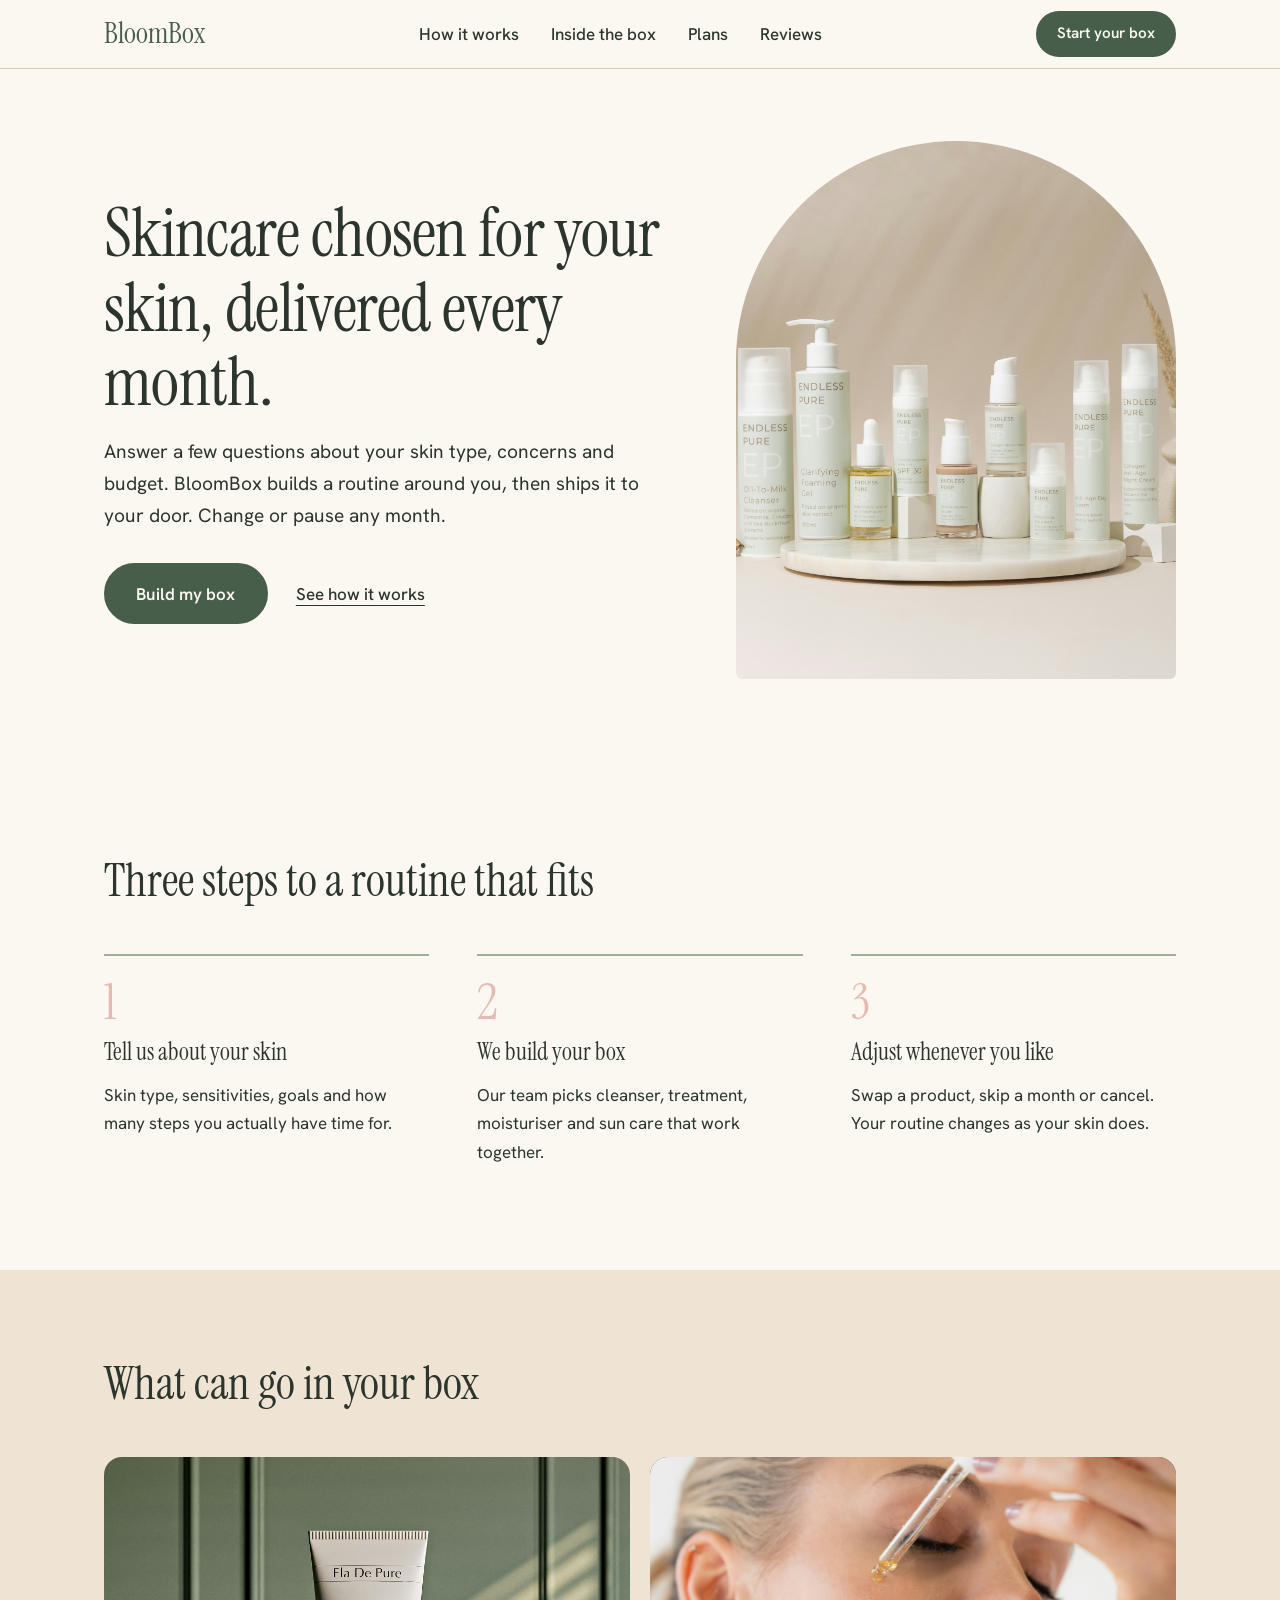
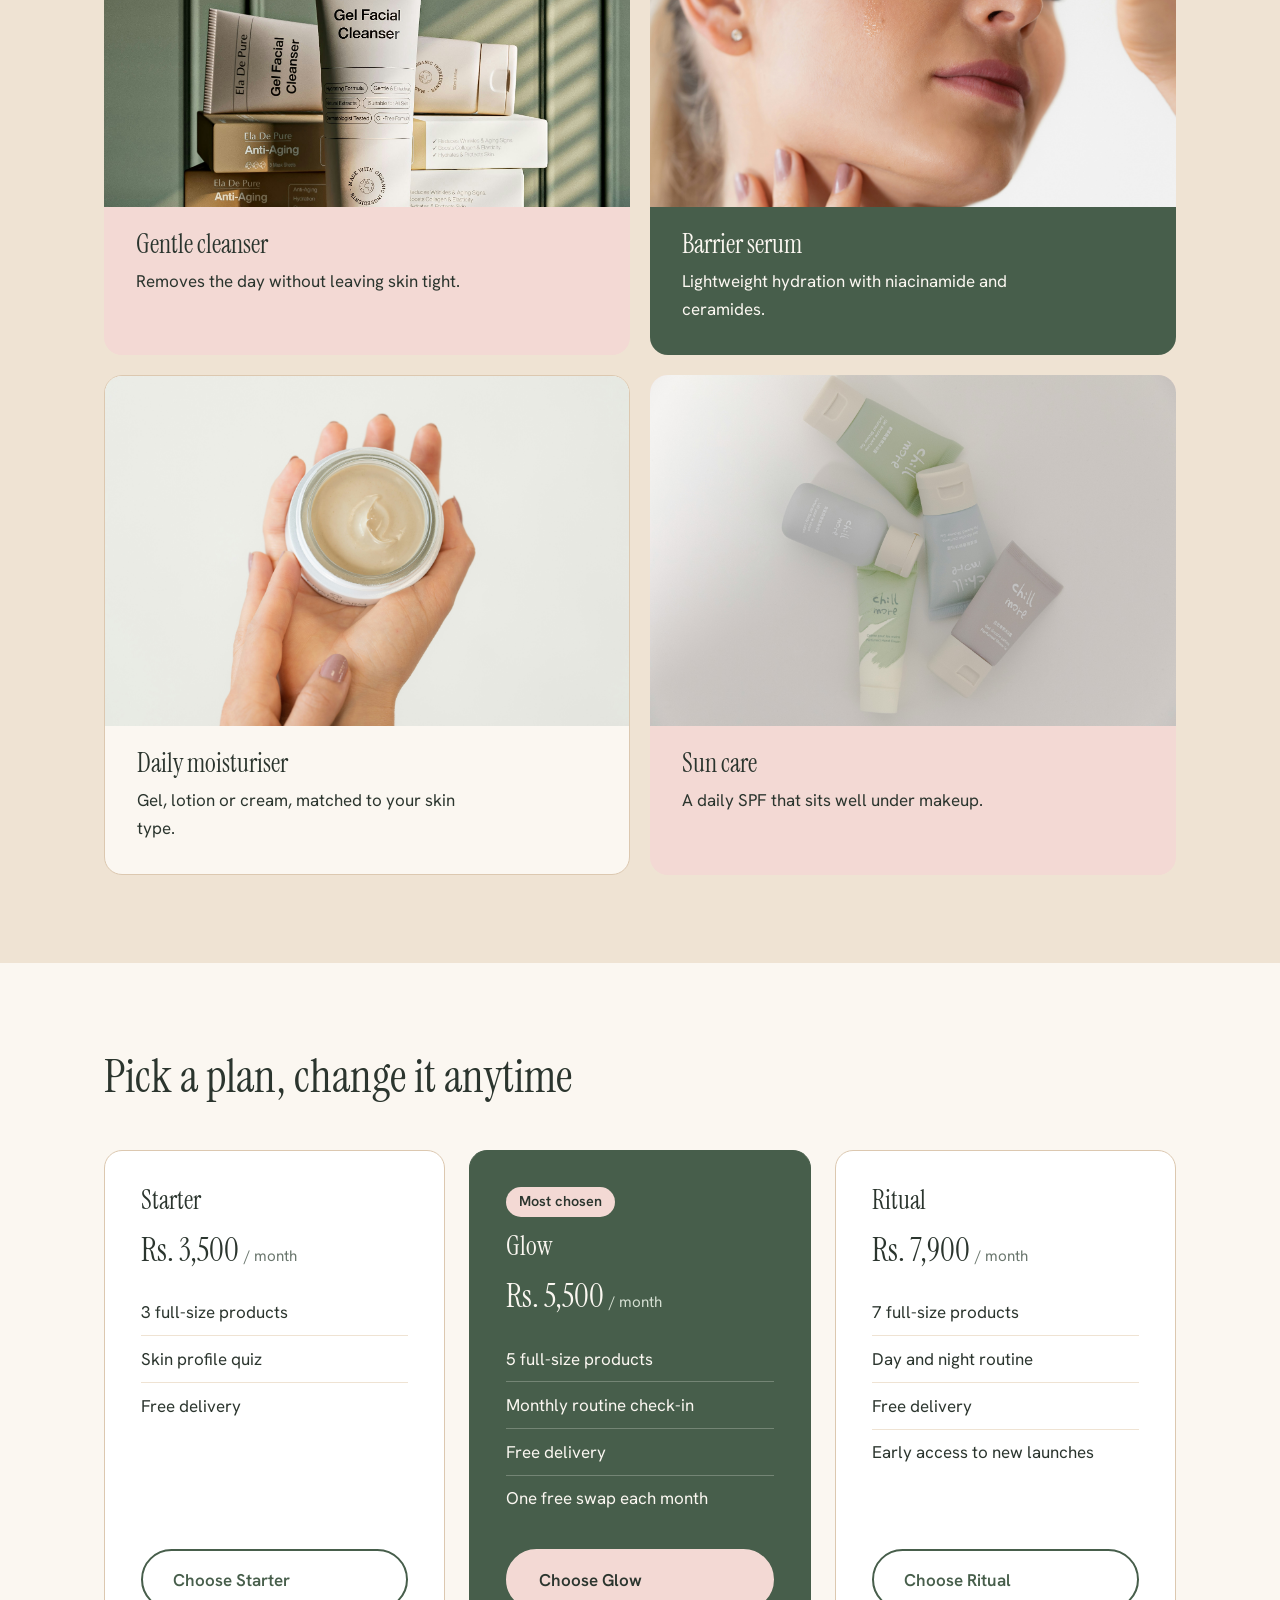
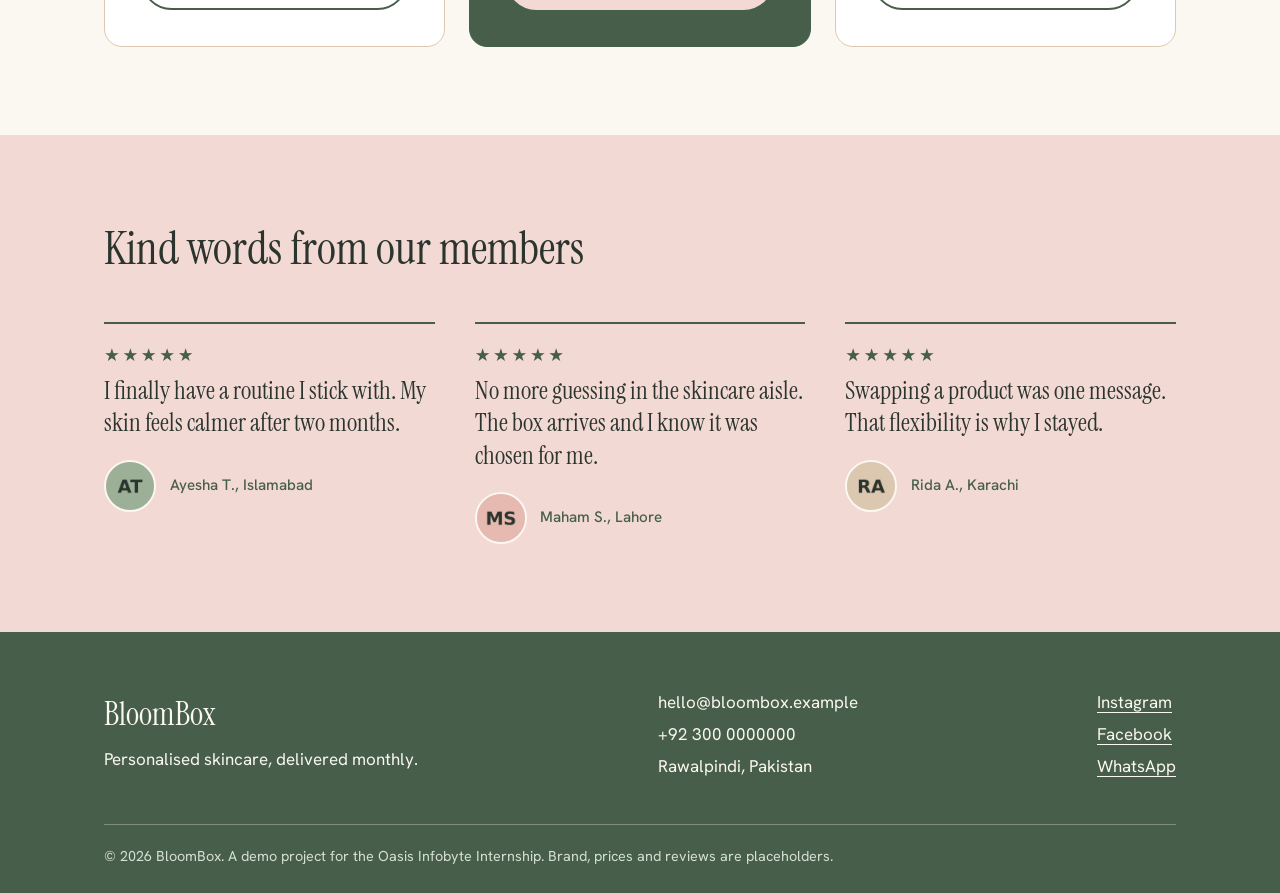
<file: WebDev-L1-LandingPage/index.html>
<!DOCTYPE html>
<html lang="en">
<head>
  <meta charset="UTF-8">
  <meta name="viewport" content="width=device-width, initial-scale=1.0">
  <meta name="description" content="BloomBox - a personalised skincare subscription. Tell us about your skin and we build a monthly box around it.">
  <title>BloomBox | Personalised Skincare Subscription</title>
  <link rel="preconnect" href="https://fonts.googleapis.com">
  <link rel="preconnect" href="https://fonts.gstatic.com" crossorigin>
  <link href="https://fonts.googleapis.com/css2?family=Hanken+Grotesk:wght@400;500;600&family=Instrument+Serif:ital@0;1&display=swap" rel="stylesheet">
  <link rel="stylesheet" href="style.css">
</head>
<body>

  <!-- Sticky navigation -->
  <header class="site-header">
    <nav class="nav container" aria-label="Main navigation">
      <a class="brand" href="#top">BloomBox</a>
      <ul class="nav-links">
        <li><a href="#how">How it works</a></li>
        <li><a href="#inside">Inside the box</a></li>
        <li><a href="#plans">Plans</a></li>
        <li><a href="#reviews">Reviews</a></li>
      </ul>
      <a class="btn btn-small" href="#plans">Start your box</a>
    </nav>
  </header>

  <main id="top">

    <!-- Hero -->
    <section class="hero">
      <div class="container hero-grid">
        <div class="hero-text">
          <h1>Skincare chosen for your skin, delivered every month.</h1>
          <p class="hero-sub">Answer a few questions about your skin type, concerns and budget. BloomBox builds a routine around you, then ships it to your door. Change or pause any month.</p>
          <div class="hero-actions">
            <a class="btn" href="#plans">Build my box</a>
            <a class="text-link" href="#how">See how it works</a>
          </div>
        </div>

        <div class="hero-art">
          <div class="hero-photo">
            <img src="images/hero.jpg" width="900" height="1100" alt="BloomBox skincare products arranged in a soft pink and sage setting">
          </div>
        </div>
      </div>
    </section>

    <!-- Section 1: How it works -->
    <section class="section" id="how">
      <div class="container">
        <h2 class="section-title">Three steps to a routine that fits</h2>
        <ol class="steps">
          <li>
            <h3>Tell us about your skin</h3>
            <p>Skin type, sensitivities, goals and how many steps you actually have time for.</p>
          </li>
          <li>
            <h3>We build your box</h3>
            <p>Our team picks cleanser, treatment, moisturiser and sun care that work together.</p>
          </li>
          <li>
            <h3>Adjust whenever you like</h3>
            <p>Swap a product, skip a month or cancel. Your routine changes as your skin does.</p>
          </li>
        </ol>
      </div>
    </section>

    <!-- Section 2: Inside the box -->
    <section class="section section-beige" id="inside">
      <div class="container">
        <h2 class="section-title">What can go in your box</h2>
        <div class="product-grid">
          <article class="product product-blush">
            <img src="images/cleanser.jpg" width="900" height="600" alt="Gentle facial cleanser bottle on a soft pink background" loading="lazy">
            <div class="product-body">
              <h3>Gentle cleanser</h3>
              <p>Removes the day without leaving skin tight.</p>
            </div>
          </article>
          <article class="product product-sage">
            <img src="images/serum.jpg" width="900" height="600" alt="Dropper bottle of barrier serum beside green leaves" loading="lazy">
            <div class="product-body">
              <h3>Barrier serum</h3>
              <p>Lightweight hydration with niacinamide and ceramides.</p>
            </div>
          </article>
          <article class="product product-cream">
            <img src="images/moisturiser.jpg" width="900" height="600" alt="Open jar of daily moisturiser in warm beige tones" loading="lazy">
            <div class="product-body">
              <h3>Daily moisturiser</h3>
              <p>Gel, lotion or cream, matched to your skin type.</p>
            </div>
          </article>
          <article class="product product-blush">
            <img src="images/suncare.jpg" width="900" height="600" alt="Sunscreen tube with a pink and cream backdrop" loading="lazy">
            <div class="product-body">
              <h3>Sun care</h3>
              <p>A daily SPF that sits well under makeup.</p>
            </div>
          </article>
        </div>
      </div>
    </section>

    <!-- Section 3: Plans -->
    <section class="section" id="plans">
      <div class="container">
        <h2 class="section-title">Pick a plan, change it anytime</h2>
        <div class="plan-grid">
          <article class="plan">
            <h3>Starter</h3>
            <p class="plan-price">Rs. 3,500 <span>/ month</span></p>
            <ul>
              <li>3 full-size products</li>
              <li>Skin profile quiz</li>
              <li>Free delivery</li>
            </ul>
            <a class="btn btn-outline" href="#top">Choose Starter</a>
          </article>

          <article class="plan plan-featured">
            <p class="plan-badge">Most chosen</p>
            <h3>Glow</h3>
            <p class="plan-price">Rs. 5,500 <span>/ month</span></p>
            <ul>
              <li>5 full-size products</li>
              <li>Monthly routine check-in</li>
              <li>Free delivery</li>
              <li>One free swap each month</li>
            </ul>
            <a class="btn" href="#top">Choose Glow</a>
          </article>

          <article class="plan">
            <h3>Ritual</h3>
            <p class="plan-price">Rs. 7,900 <span>/ month</span></p>
            <ul>
              <li>7 full-size products</li>
              <li>Day and night routine</li>
              <li>Free delivery</li>
              <li>Early access to new launches</li>
            </ul>
            <a class="btn btn-outline" href="#top">Choose Ritual</a>
          </article>
        </div>
      </div>
    </section>

    <!-- Section 4: Reviews -->
    <section class="section section-blush" id="reviews">
      <div class="container">
        <h2 class="section-title">Kind words from our members</h2>
        <div class="review-grid">
          <blockquote>
            <p class="stars" role="img" aria-label="5 out of 5 stars">&#9733;&#9733;&#9733;&#9733;&#9733;</p>
            <p>I finally have a routine I stick with. My skin feels calmer after two months.</p>
            <footer>
              <img class="avatar" src="images/avatar-1.jpg" width="96" height="96" alt="Portrait of Ayesha T." loading="lazy">
              <span>Ayesha T., Islamabad</span>
            </footer>
          </blockquote>
          <blockquote>
            <p class="stars" role="img" aria-label="5 out of 5 stars">&#9733;&#9733;&#9733;&#9733;&#9733;</p>
            <p>No more guessing in the skincare aisle. The box arrives and I know it was chosen for me.</p>
            <footer>
              <img class="avatar" src="images/avatar-2.jpg" width="96" height="96" alt="Portrait of Maham S." loading="lazy">
              <span>Maham S., Lahore</span>
            </footer>
          </blockquote>
          <blockquote>
            <p class="stars" role="img" aria-label="5 out of 5 stars">&#9733;&#9733;&#9733;&#9733;&#9733;</p>
            <p>Swapping a product was one message. That flexibility is why I stayed.</p>
            <footer>
              <img class="avatar" src="images/avatar-3.jpg" width="96" height="96" alt="Portrait of Rida A." loading="lazy">
              <span>Rida A., Karachi</span>
            </footer>
          </blockquote>
        </div>
      </div>
    </section>

  </main>

  <!-- Footer -->
  <footer class="site-footer" id="contact">
    <div class="container footer-grid">
      <div>
        <p class="footer-brand">BloomBox</p>
        <p class="footer-note">Personalised skincare, delivered monthly.</p>
      </div>
      <address>
        <p>hello@bloombox.example</p>
        <p>+92 300 0000000</p>
        <p>Rawalpindi, Pakistan</p>
      </address>
      <ul class="social">
        <li><a href="#">Instagram</a></li>
        <li><a href="#">Facebook</a></li>
        <li><a href="#">WhatsApp</a></li>
      </ul>
    </div>
    <div class="container copyright">
      <p>&copy; 2026 BloomBox. A demo project for the Oasis Infobyte Internship. Brand, prices and reviews are placeholders.</p>
    </div>
  </footer>

</body>
</html>
</file>
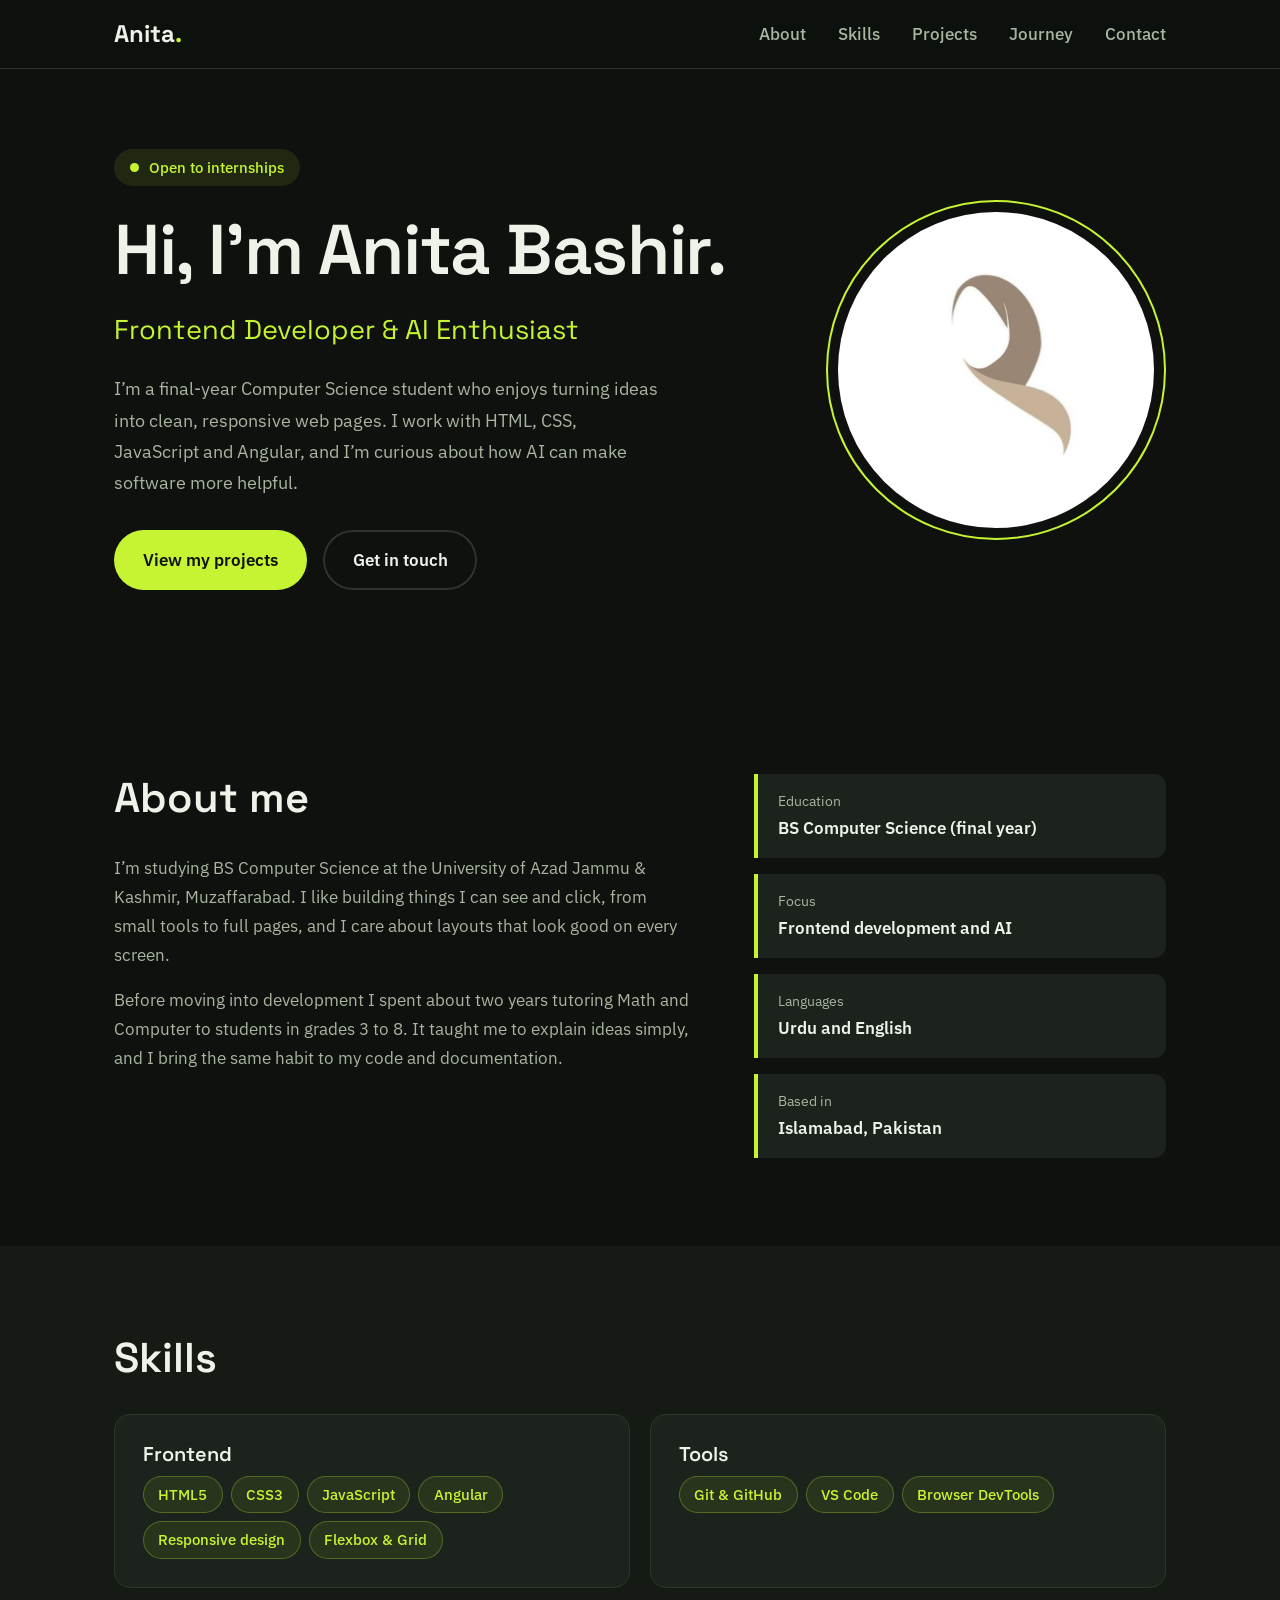
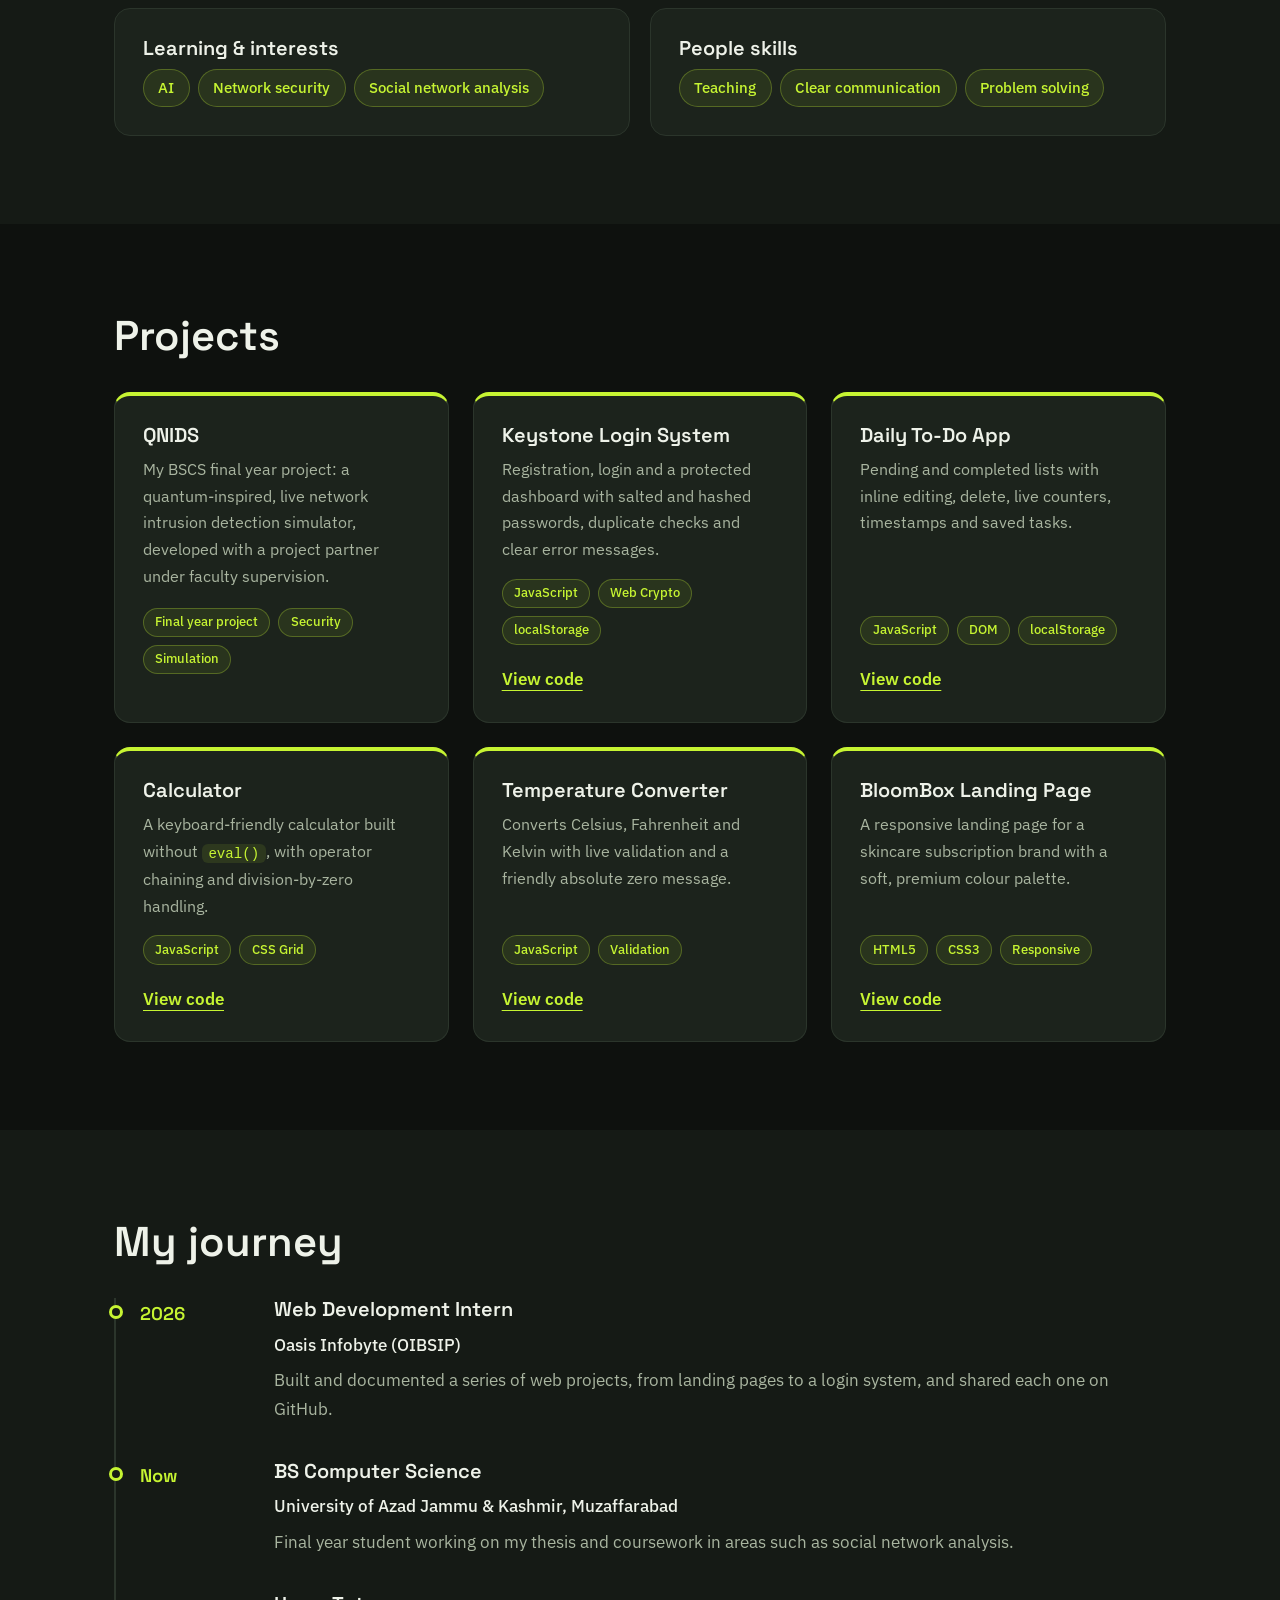
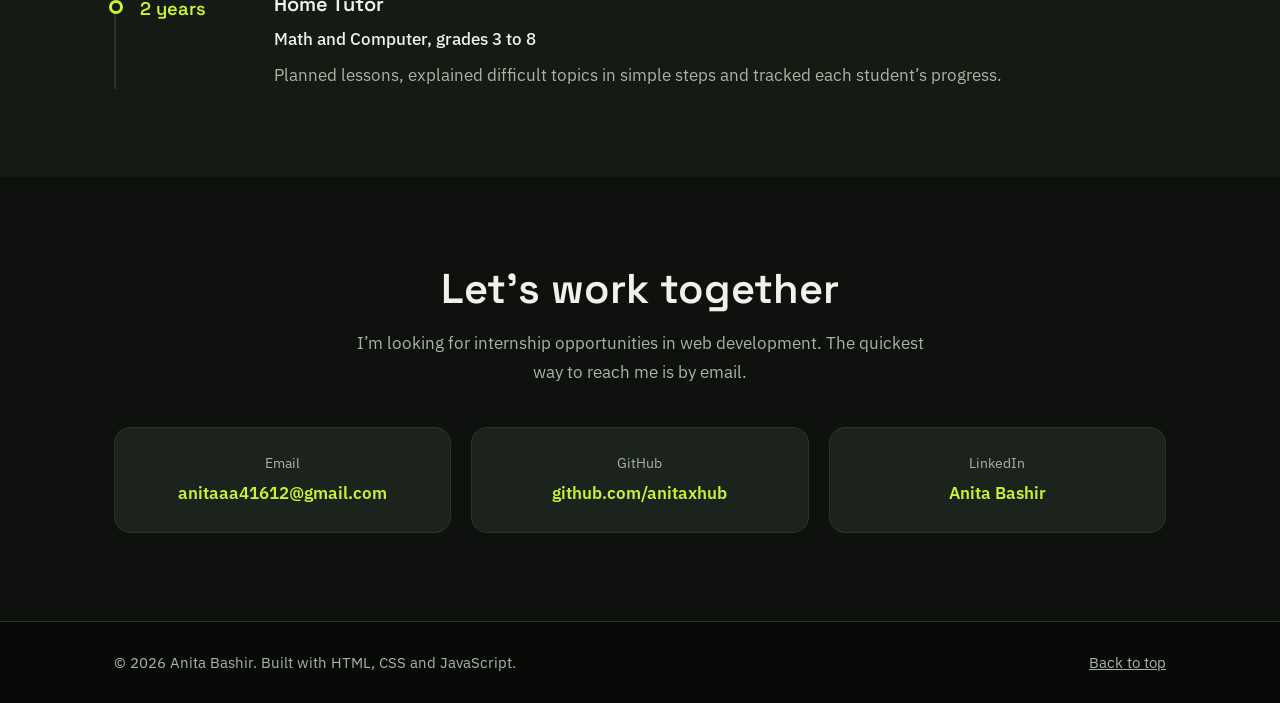
<file: WebDev-L1-Portfolio/index.html>
<!DOCTYPE html>
<html lang="en">
<head>
  <meta charset="UTF-8">
  <meta name="viewport" content="width=device-width, initial-scale=1.0">
  <meta name="description" content="Anita Bashir - frontend developer and final-year BSCS student. Skills, projects and contact details.">
  <title>Anita Bashir | Frontend Developer Portfolio</title>
  <link rel="preconnect" href="https://fonts.googleapis.com">
  <link rel="preconnect" href="https://fonts.gstatic.com" crossorigin>
  <link href="https://fonts.googleapis.com/css2?family=IBM+Plex+Sans:wght@400;500;600&family=Space+Grotesk:wght@500;600;700&display=swap" rel="stylesheet">
  <link rel="stylesheet" href="style.css">
</head>
<body>

  <!-- Navigation -->
  <header class="site-header">
    <nav class="nav container" aria-label="Main navigation">
      <a class="logo" href="#top">Anita<span>.</span></a>
      <button type="button" class="menu-toggle" id="menu-toggle" aria-expanded="false" aria-controls="nav-links" aria-label="Open menu">
        <span class="menu-bar"></span><span class="menu-bar"></span><span class="menu-bar"></span>
      </button>
      <ul class="nav-links" id="nav-links">
        <li><a href="#about">About</a></li>
        <li><a href="#skills">Skills</a></li>
        <li><a href="#projects">Projects</a></li>
        <li><a href="#journey">Journey</a></li>
        <li><a href="#contact">Contact</a></li>
      </ul>
    </nav>
  </header>

  <main id="top">

    <!-- Hero / profile -->
    <section class="hero" id="hero">
      <div class="container hero-grid">
        <div class="hero-text">
          <p class="status"><span class="status-dot" aria-hidden="true"></span>Open to internships</p>
          <h1>Hi, I&rsquo;m Anita Bashir.</h1>
          <p class="role">Frontend Developer &amp; AI Enthusiast</p>
          <p class="intro">I&rsquo;m a final-year Computer Science student who enjoys turning ideas into clean, responsive web pages. I work with HTML, CSS, JavaScript and Angular, and I&rsquo;m curious about how AI can make software more helpful.</p>
          <div class="hero-actions">
            <a class="btn btn-primary" href="#projects">View my projects</a>
            <a class="btn btn-ghost" href="#contact">Get in touch</a>
          </div>
        </div>

        <figure class="avatar">
          <img src="images/profile.jpg" width="800" height="800" alt="Portrait of Anita Bashir">
        </figure>
      </div>
    </section>

    <!-- About -->
    <section class="section section-dark" id="about">
      <div class="container about-grid">
        <div>
          <h2>About me</h2>
          <p>I&rsquo;m studying BS Computer Science at the University of Azad Jammu &amp; Kashmir, Muzaffarabad. I like building things I can see and click, from small tools to full pages, and I care about layouts that look good on every screen.</p>
          <p>Before moving into development I spent about two years tutoring Math and Computer to students in grades 3 to 8. It taught me to explain ideas simply, and I bring the same habit to my code and documentation.</p>
        </div>
        <dl class="facts">
          <div><dt>Education</dt><dd>BS Computer Science (final year)</dd></div>
          <div><dt>Focus</dt><dd>Frontend development and AI</dd></div>
          <div><dt>Languages</dt><dd>Urdu and English</dd></div>
          <div><dt>Based in</dt><dd>Islamabad, Pakistan</dd></div>
        </dl>
      </div>
    </section>

    <!-- Skills -->
    <section class="section section-mid" id="skills">
      <div class="container">
        <h2>Skills</h2>
        <div class="skill-grid">
          <article class="skill-card">
            <h3>Frontend</h3>
            <ul class="chips">
              <li>HTML5</li><li>CSS3</li><li>JavaScript</li><li>Angular</li><li>Responsive design</li><li>Flexbox &amp; Grid</li>
            </ul>
          </article>
          <article class="skill-card">
            <h3>Tools</h3>
            <ul class="chips">
              <li>Git &amp; GitHub</li><li>VS Code</li><li>Browser DevTools</li>
            </ul>
          </article>
          <article class="skill-card">
            <h3>Learning &amp; interests</h3>
            <ul class="chips">
              <li>AI</li><li>Network security</li><li>Social network analysis</li>
            </ul>
          </article>
          <article class="skill-card">
            <h3>People skills</h3>
            <ul class="chips">
              <li>Teaching</li><li>Clear communication</li><li>Problem solving</li>
            </ul>
          </article>
        </div>
      </div>
    </section>

    <!-- Projects -->
    <section class="section section-dark" id="projects">
      <div class="container">
        <h2>Projects</h2>
        <div class="project-grid">

          <article class="project">
            <h3>QNIDS</h3>
            <p>My BSCS final year project: a quantum-inspired, live network intrusion detection simulator, developed with a project partner under faculty supervision.</p>
            <ul class="chips chips-small"><li>Final year project</li><li>Security</li><li>Simulation</li></ul>
          </article>

          <article class="project">
            <h3>Keystone Login System</h3>
            <p>Registration, login and a protected dashboard with salted and hashed passwords, duplicate checks and clear error messages.</p>
            <ul class="chips chips-small"><li>JavaScript</li><li>Web Crypto</li><li>localStorage</li></ul>
            <a class="project-link" href="https://github.com/anitaxhub/OIBSIP/tree/main/WebDev-L2-LoginSystem" target="_blank" rel="noopener">View code</a>
          </article>

          <article class="project">
            <h3>Daily To-Do App</h3>
            <p>Pending and completed lists with inline editing, delete, live counters, timestamps and saved tasks.</p>
            <ul class="chips chips-small"><li>JavaScript</li><li>DOM</li><li>localStorage</li></ul>
            <a class="project-link" href="https://github.com/anitaxhub/OIBSIP/tree/main/WebDev-L2-ToDoApp" target="_blank" rel="noopener">View code</a>
          </article>

          <article class="project">
            <h3>Calculator</h3>
            <p>A keyboard-friendly calculator built without <code>eval()</code>, with operator chaining and division-by-zero handling.</p>
            <ul class="chips chips-small"><li>JavaScript</li><li>CSS Grid</li></ul>
            <a class="project-link" href="https://github.com/anitaxhub/OIBSIP/tree/main/WebDev-L2-Calculator" target="_blank" rel="noopener">View code</a>
          </article>

          <article class="project">
            <h3>Temperature Converter</h3>
            <p>Converts Celsius, Fahrenheit and Kelvin with live validation and a friendly absolute zero message.</p>
            <ul class="chips chips-small"><li>JavaScript</li><li>Validation</li></ul>
            <a class="project-link" href="https://github.com/anitaxhub/OIBSIP/tree/main/WebDev-L1-TemperatureConverter" target="_blank" rel="noopener">View code</a>
          </article>

          <article class="project">
            <h3>BloomBox Landing Page</h3>
            <p>A responsive landing page for a skincare subscription brand with a soft, premium colour palette.</p>
            <ul class="chips chips-small"><li>HTML5</li><li>CSS3</li><li>Responsive</li></ul>
            <a class="project-link" href="https://github.com/anitaxhub/OIBSIP/tree/main/WebDev-L1-LandingPage" target="_blank" rel="noopener">View code</a>
          </article>

        </div>
      </div>
    </section>

    <!-- Journey (education and experience) -->
    <section class="section section-mid" id="journey">
      <div class="container">
        <h2>My journey</h2>
        <ol class="journey">
          <li>
            <span class="when">2026</span>
            <div>
              <h3>Web Development Intern</h3>
              <p class="where">Oasis Infobyte (OIBSIP)</p>
              <p>Built and documented a series of web projects, from landing pages to a login system, and shared each one on GitHub.</p>
            </div>
          </li>
          <li>
            <span class="when">Now</span>
            <div>
              <h3>BS Computer Science</h3>
              <p class="where">University of Azad Jammu &amp; Kashmir, Muzaffarabad</p>
              <p>Final year student working on my thesis and coursework in areas such as social network analysis.</p>
            </div>
          </li>
          <li>
            <span class="when">2 years</span>
            <div>
              <h3>Home Tutor</h3>
              <p class="where">Math and Computer, grades 3 to 8</p>
              <p>Planned lessons, explained difficult topics in simple steps and tracked each student&rsquo;s progress.</p>
            </div>
          </li>
        </ol>
      </div>
    </section>

    <!-- Contact -->
    <section class="section section-dark" id="contact">
      <div class="container contact">
        <h2>Let&rsquo;s work together</h2>
        <p class="contact-lead">I&rsquo;m looking for internship opportunities in web development. The quickest way to reach me is by email.</p>
        <div class="contact-grid">
          <a class="contact-card" href="mailto:anitaaa41612@gmail.com">
            <span class="contact-label">Email</span>
            <span class="contact-value">anitaaa41612@gmail.com</span>
          </a>
          <a class="contact-card" href="https://github.com/anitaxhub" target="_blank" rel="noopener">
            <span class="contact-label">GitHub</span>
            <span class="contact-value">github.com/anitaxhub</span>
          </a>
          <a class="contact-card" href="https://www.linkedin.com/in/anita-bashir-810a76412/" target="_blank" rel="noopener">
            <span class="contact-label">LinkedIn</span>
            <span class="contact-value">Anita Bashir</span>
          </a>
        </div>
      </div>
    </section>

  </main>

  <footer class="site-footer">
    <div class="container footer-row">
      <p>&copy; <span id="year">2026</span> Anita Bashir. Built with HTML, CSS and JavaScript.</p>
      <a href="#top">Back to top</a>
    </div>
  </footer>

  <script src="script.js"></script>
</body>
</html>
</file>
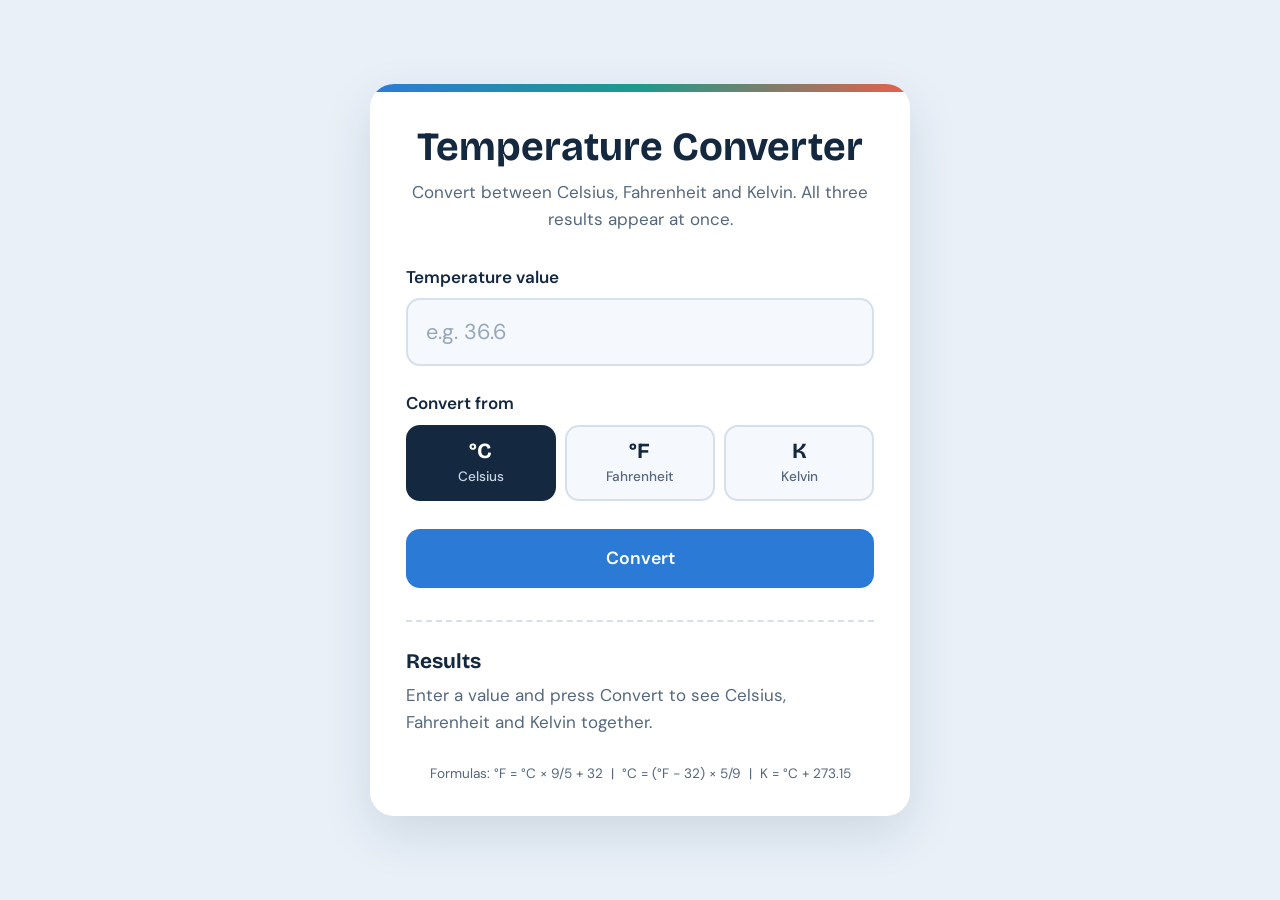
<file: WebDev-L1-TemperatureConverter/index.html>
<!DOCTYPE html>
<html lang="en">
<head>
  <meta charset="UTF-8">
  <meta name="viewport" content="width=device-width, initial-scale=1.0">
  <meta name="description" content="Convert temperatures between Celsius, Fahrenheit and Kelvin with live input validation.">
  <title>Temperature Converter | Celsius, Fahrenheit, Kelvin</title>
  <link rel="preconnect" href="https://fonts.googleapis.com">
  <link rel="preconnect" href="https://fonts.gstatic.com" crossorigin>
  <link href="https://fonts.googleapis.com/css2?family=Bricolage+Grotesque:opsz,wght@12..96,500;12..96,700&family=DM+Sans:wght@400;500;600&display=swap" rel="stylesheet">
  <link rel="stylesheet" href="style.css">
</head>
<body>

  <main class="card">
    <header class="card-header">
      <h1>Temperature Converter</h1>
      <p class="lede">Convert between Celsius, Fahrenheit and Kelvin. All three results appear at once.</p>
    </header>

    <form id="converter-form" novalidate>

      <div class="field">
        <label for="temp-input">Temperature value</label>
        <input
          id="temp-input"
          type="text"
          inputmode="decimal"
          autocomplete="off"
          placeholder="e.g. 36.6"
          aria-describedby="input-error"
          aria-invalid="false">
        <p id="input-error" class="error" role="alert" hidden></p>
      </div>

      <fieldset class="units">
        <legend>Convert from</legend>
        <div class="segmented">
          <div class="segment">
            <input type="radio" name="unit" id="unit-c" value="C" checked>
            <label for="unit-c"><span class="symbol">&deg;C</span><span class="name">Celsius</span></label>
          </div>
          <div class="segment">
            <input type="radio" name="unit" id="unit-f" value="F">
            <label for="unit-f"><span class="symbol">&deg;F</span><span class="name">Fahrenheit</span></label>
          </div>
          <div class="segment">
            <input type="radio" name="unit" id="unit-k" value="K">
            <label for="unit-k"><span class="symbol">K</span><span class="name">Kelvin</span></label>
          </div>
        </div>
      </fieldset>

      <button type="submit" class="convert-btn" id="convert-btn">Convert</button>
    </form>

    <section class="results" aria-labelledby="results-heading" aria-live="polite">
      <h2 id="results-heading">Results</h2>
      <p id="results-hint" class="hint">Enter a value and press Convert to see Celsius, Fahrenheit and Kelvin together.</p>

      <ul id="result-list" class="result-list" hidden>
        <li class="result result-c" data-unit="C">
          <span class="result-name">Celsius</span>
          <span class="result-value" id="out-c"></span>
        </li>
        <li class="result result-f" data-unit="F">
          <span class="result-name">Fahrenheit</span>
          <span class="result-value" id="out-f"></span>
        </li>
        <li class="result result-k" data-unit="K">
          <span class="result-name">Kelvin</span>
          <span class="result-value" id="out-k"></span>
        </li>
      </ul>
    </section>

    <p class="formula-note">Formulas: &deg;F = &deg;C &times; 9/5 + 32 &nbsp;|&nbsp; &deg;C = (&deg;F &minus; 32) &times; 5/9 &nbsp;|&nbsp; K = &deg;C + 273.15</p>
  </main>

  <script src="script.js"></script>
</body>
</html>
</file>
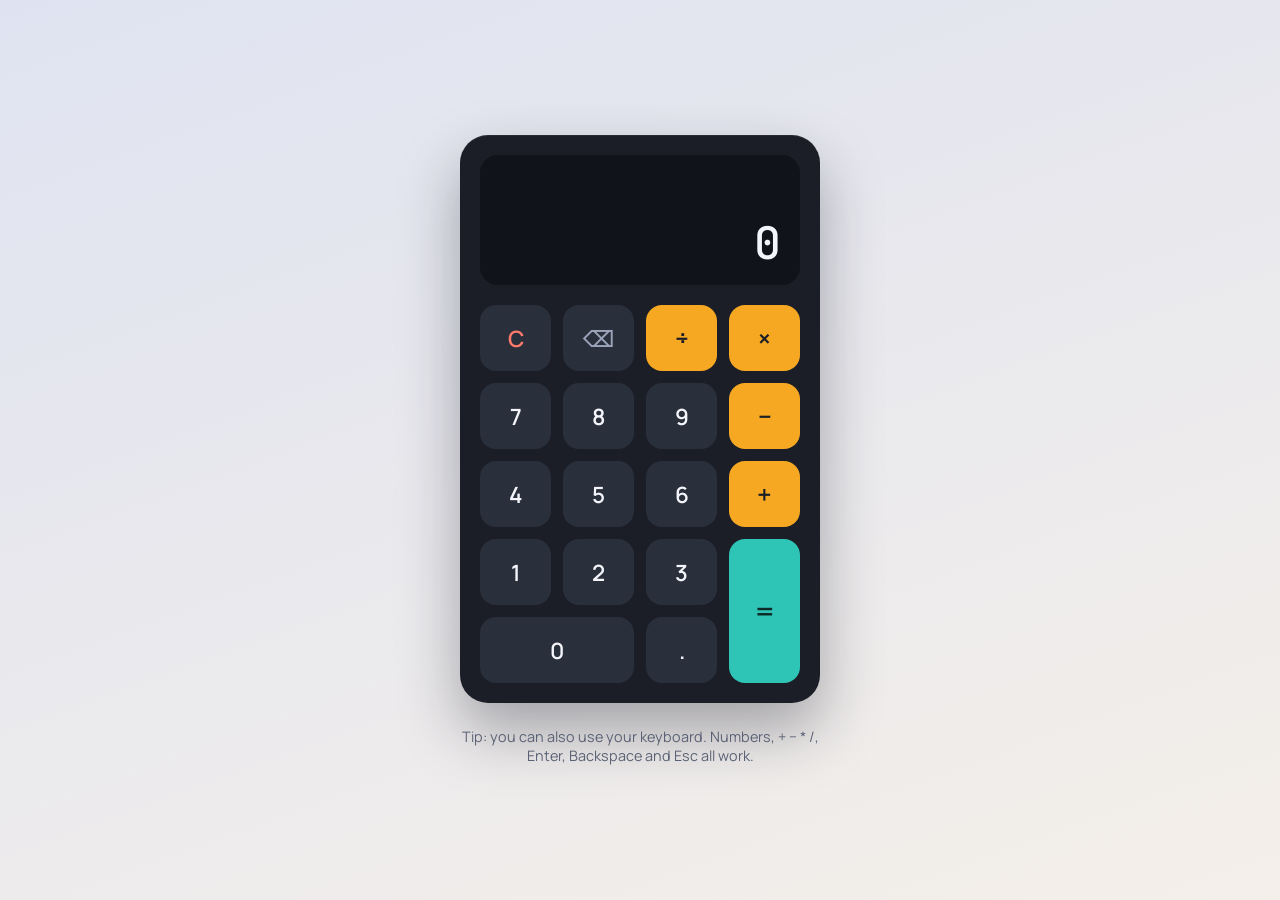
<file: WebDev-L2-Calculator/index.html>
<!DOCTYPE html>
<html lang="en">
<head>
  <meta charset="UTF-8">
  <meta name="viewport" content="width=device-width, initial-scale=1.0">
  <meta name="description" content="A browser-based calculator built with HTML, CSS Grid and vanilla JavaScript.">
  <title>Calculator | HTML, CSS and JavaScript</title>
  <link rel="preconnect" href="https://fonts.googleapis.com">
  <link rel="preconnect" href="https://fonts.gstatic.com" crossorigin>
  <link href="https://fonts.googleapis.com/css2?family=JetBrains+Mono:wght@400;500;700&family=Manrope:wght@500;600;700&display=swap" rel="stylesheet">
  <link rel="stylesheet" href="style.css">
</head>
<body>

  <main class="calculator" aria-label="Calculator">

    <!-- Display screen: shows the running expression and the current input / result -->
    <section class="display" aria-live="polite">
      <p class="expression" id="expression"></p>
      <p class="current" id="current">0</p>
    </section>

    <!-- Button keypad (laid out with CSS Grid) -->
    <section class="keypad" aria-label="Calculator keys">
      <button type="button" class="key key-clear"    data-action="clear"     aria-label="Clear">C</button>
      <button type="button" class="key key-delete"   data-action="backspace" aria-label="Backspace">&#9003;</button>
      <button type="button" class="key key-operator" data-operator="/"       aria-label="Divide">&divide;</button>
      <button type="button" class="key key-operator" data-operator="*"       aria-label="Multiply">&times;</button>

      <button type="button" class="key" data-digit="7">7</button>
      <button type="button" class="key" data-digit="8">8</button>
      <button type="button" class="key" data-digit="9">9</button>
      <button type="button" class="key key-operator" data-operator="-"       aria-label="Subtract">&minus;</button>

      <button type="button" class="key" data-digit="4">4</button>
      <button type="button" class="key" data-digit="5">5</button>
      <button type="button" class="key" data-digit="6">6</button>
      <button type="button" class="key key-operator" data-operator="+"       aria-label="Add">+</button>

      <button type="button" class="key" data-digit="1">1</button>
      <button type="button" class="key" data-digit="2">2</button>
      <button type="button" class="key" data-digit="3">3</button>
      <button type="button" class="key key-equals"   data-action="equals"    aria-label="Equals">=</button>

      <button type="button" class="key key-zero" data-digit="0">0</button>
      <button type="button" class="key" data-action="decimal" aria-label="Decimal point">.</button>
    </section>

  </main>

  <p class="tip">Tip: you can also use your keyboard. Numbers, + &minus; * /, Enter, Backspace and Esc all work.</p>

  <script src="script.js"></script>
</body>
</html>
</file>
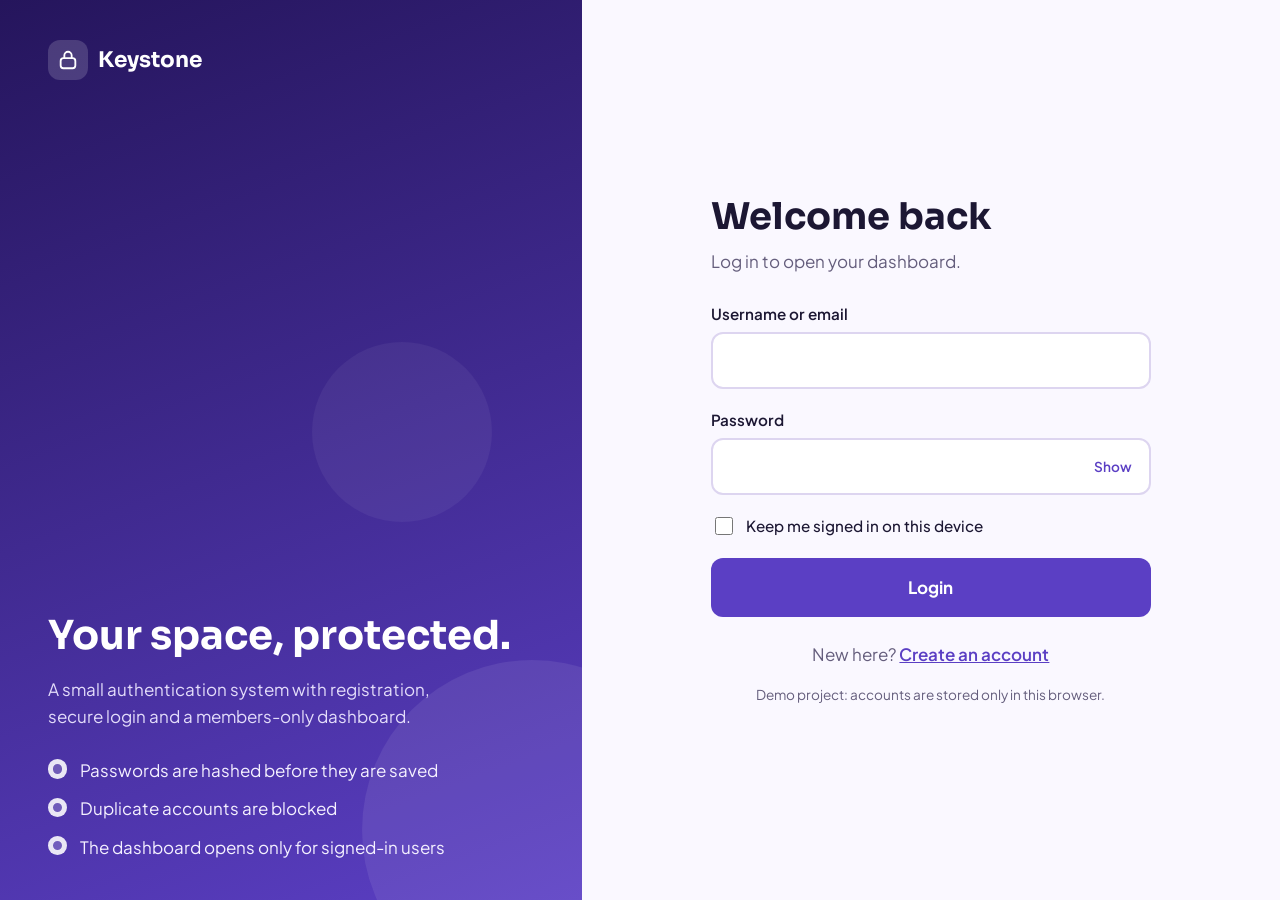
<file: WebDev-L2-LoginSystem/index.html>
<!DOCTYPE html>
<html lang="en">
<head>
  <meta charset="UTF-8">
  <meta name="viewport" content="width=device-width, initial-scale=1.0">
  <title>Log in | Keystone</title>
  <link rel="preconnect" href="https://fonts.googleapis.com">
  <link rel="preconnect" href="https://fonts.gstatic.com" crossorigin>
  <link href="https://fonts.googleapis.com/css2?family=Plus+Jakarta+Sans:wght@400;500;600&family=Sora:wght@600;700&display=swap" rel="stylesheet">
  <link rel="stylesheet" href="style.css">
</head>
<body>
  <div class="auth-shell">

    <aside class="brand-panel">
      <a class="brand" href="index.html"><span class="logo-mark"><svg viewBox="0 0 24 24" width="22" height="22" fill="none" stroke="currentColor" stroke-width="2" stroke-linecap="round" stroke-linejoin="round" aria-hidden="true"><rect x="4" y="10" width="16" height="11" rx="3"/><path d="M8 10V7a4 4 0 0 1 8 0v3"/></svg></span>Keystone</a>
      <div class="brand-copy">
        <h2>Your space, protected.</h2>
        <p>A small authentication system with registration, secure login and a members-only dashboard.</p>
        <ul class="brand-points">
          <li>Passwords are hashed before they are saved</li>
          <li>Duplicate accounts are blocked</li>
          <li>The dashboard opens only for signed-in users</li>
        </ul>
      </div>
    </aside>

    <main class="form-side">
      <div class="auth-card">
        <h1>Welcome back</h1>
        <p class="subtitle">Log in to open your dashboard.</p>

        <p id="flash" class="flash" role="status" hidden></p>

        <form id="login-form" novalidate>
          <div class="field">
            <label for="identifier">Username or email</label>
            <input id="identifier" name="identifier" type="text" autocomplete="username" aria-describedby="identifier-error">
            <p class="field-error" id="identifier-error" hidden></p>
          </div>

          <div class="field">
            <label for="password">Password</label>
            <div class="password-wrap">
              <input id="password" name="password" type="password" autocomplete="current-password" aria-describedby="password-error">
              <button type="button" class="toggle-password" data-toggle-password="password" aria-pressed="false" aria-label="Show password">Show</button>
            </div>
            <p class="field-error" id="password-error" hidden></p>
          </div>

          <label class="remember"><input type="checkbox" id="remember"> Keep me signed in on this device</label>

          <p class="form-error" id="form-error" role="alert" hidden></p>

          <button type="submit" class="btn btn-primary" id="submit-btn">Login</button>
        </form>

        <p class="switch">New here? <a href="register.html">Create an account</a></p>
        <p class="demo-note">Demo project: accounts are stored only in this browser.</p>
      </div>
    </main>

  </div>
  <script src="auth.js"></script>
  <script src="login.js"></script>
</body>
</html>
</file>
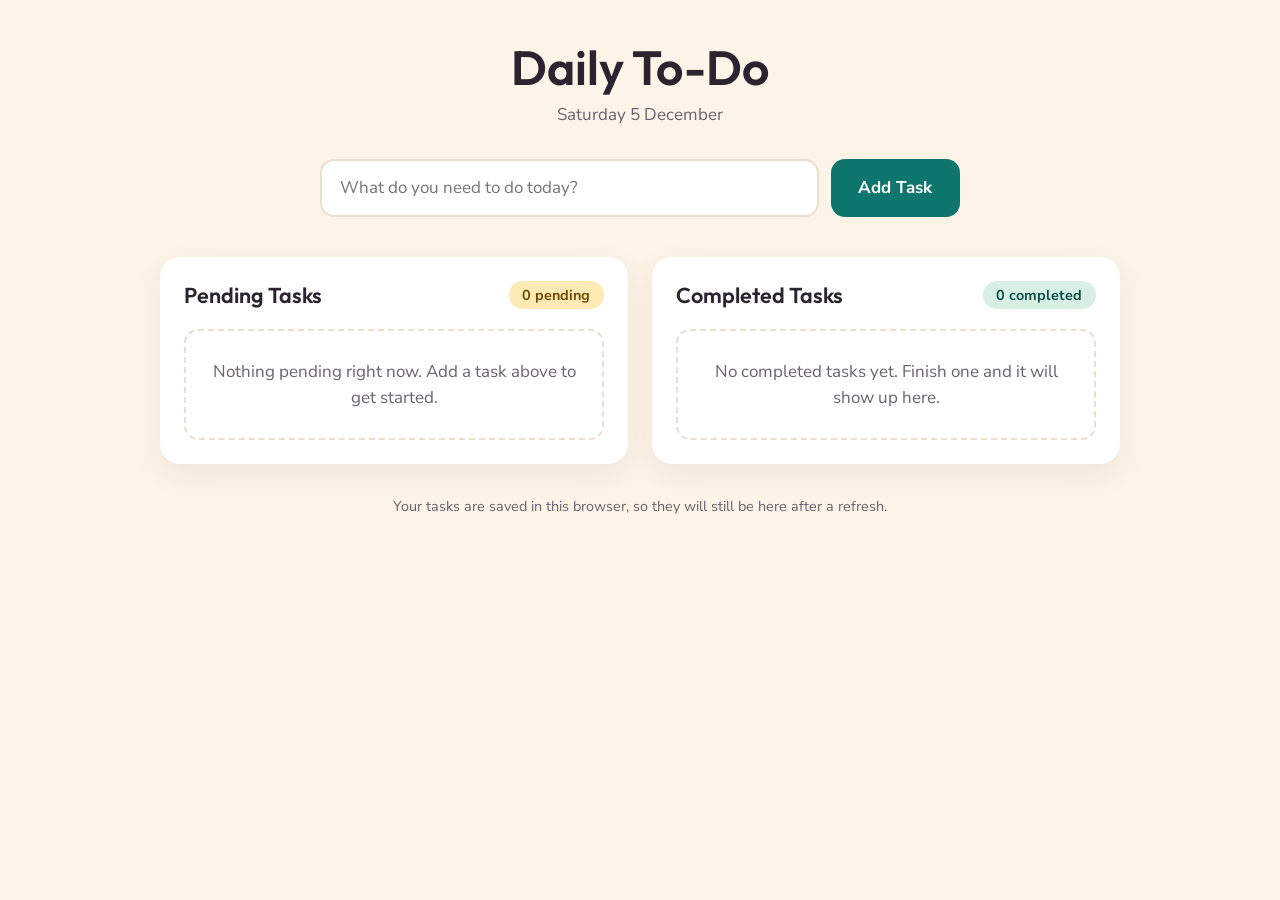
<file: WebDev-L2-ToDoApp/index.html>
<!DOCTYPE html>
<html lang="en">
<head>
  <meta charset="UTF-8">
  <meta name="viewport" content="width=device-width, initial-scale=1.0">
  <meta name="description" content="A to-do list app with pending and completed lists. Add, complete, edit and delete tasks. Tasks are saved in your browser.">
  <title>Daily To-Do | Pending and Completed Tasks</title>
  <link rel="preconnect" href="https://fonts.googleapis.com">
  <link rel="preconnect" href="https://fonts.gstatic.com" crossorigin>
  <link href="https://fonts.googleapis.com/css2?family=Nunito+Sans:wght@400;600;700&family=Outfit:wght@500;600;700&display=swap" rel="stylesheet">
  <link rel="stylesheet" href="style.css">
</head>
<body>

  <main class="app">

    <header class="app-header">
      <h1>Daily To-Do</h1>
      <p class="today" id="today"></p>
    </header>

    <!-- Add task -->
    <form id="add-form" class="add-form" novalidate>
      <label for="task-input" class="visually-hidden">New task</label>
      <input id="task-input" type="text" maxlength="120" autocomplete="off" placeholder="What do you need to do today?" aria-describedby="form-error">
      <button type="submit" class="btn btn-primary">Add Task</button>
      <p id="form-error" class="form-error" role="alert" hidden></p>
    </form>

    <div class="lists">

      <!-- Pending tasks -->
      <section class="panel" aria-labelledby="pending-title">
        <div class="panel-head">
          <h2 id="pending-title">Pending Tasks</h2>
          <span class="count count-pending" id="pending-count" aria-live="polite">0 pending</span>
        </div>
        <ul id="pending-list" class="task-list"></ul>
        <p id="pending-empty" class="empty" hidden>Nothing pending right now. Add a task above to get started.</p>
      </section>

      <!-- Completed tasks -->
      <section class="panel" aria-labelledby="completed-title">
        <div class="panel-head">
          <h2 id="completed-title">Completed Tasks</h2>
          <span class="count count-completed" id="completed-count" aria-live="polite">0 completed</span>
        </div>
        <ul id="completed-list" class="task-list"></ul>
        <p id="completed-empty" class="empty" hidden>No completed tasks yet. Finish one and it will show up here.</p>
      </section>

    </div>

    <p class="saved-note">Your tasks are saved in this browser, so they will still be here after a refresh.</p>
  </main>

  <script src="script.js"></script>
</body>
</html>
</file>
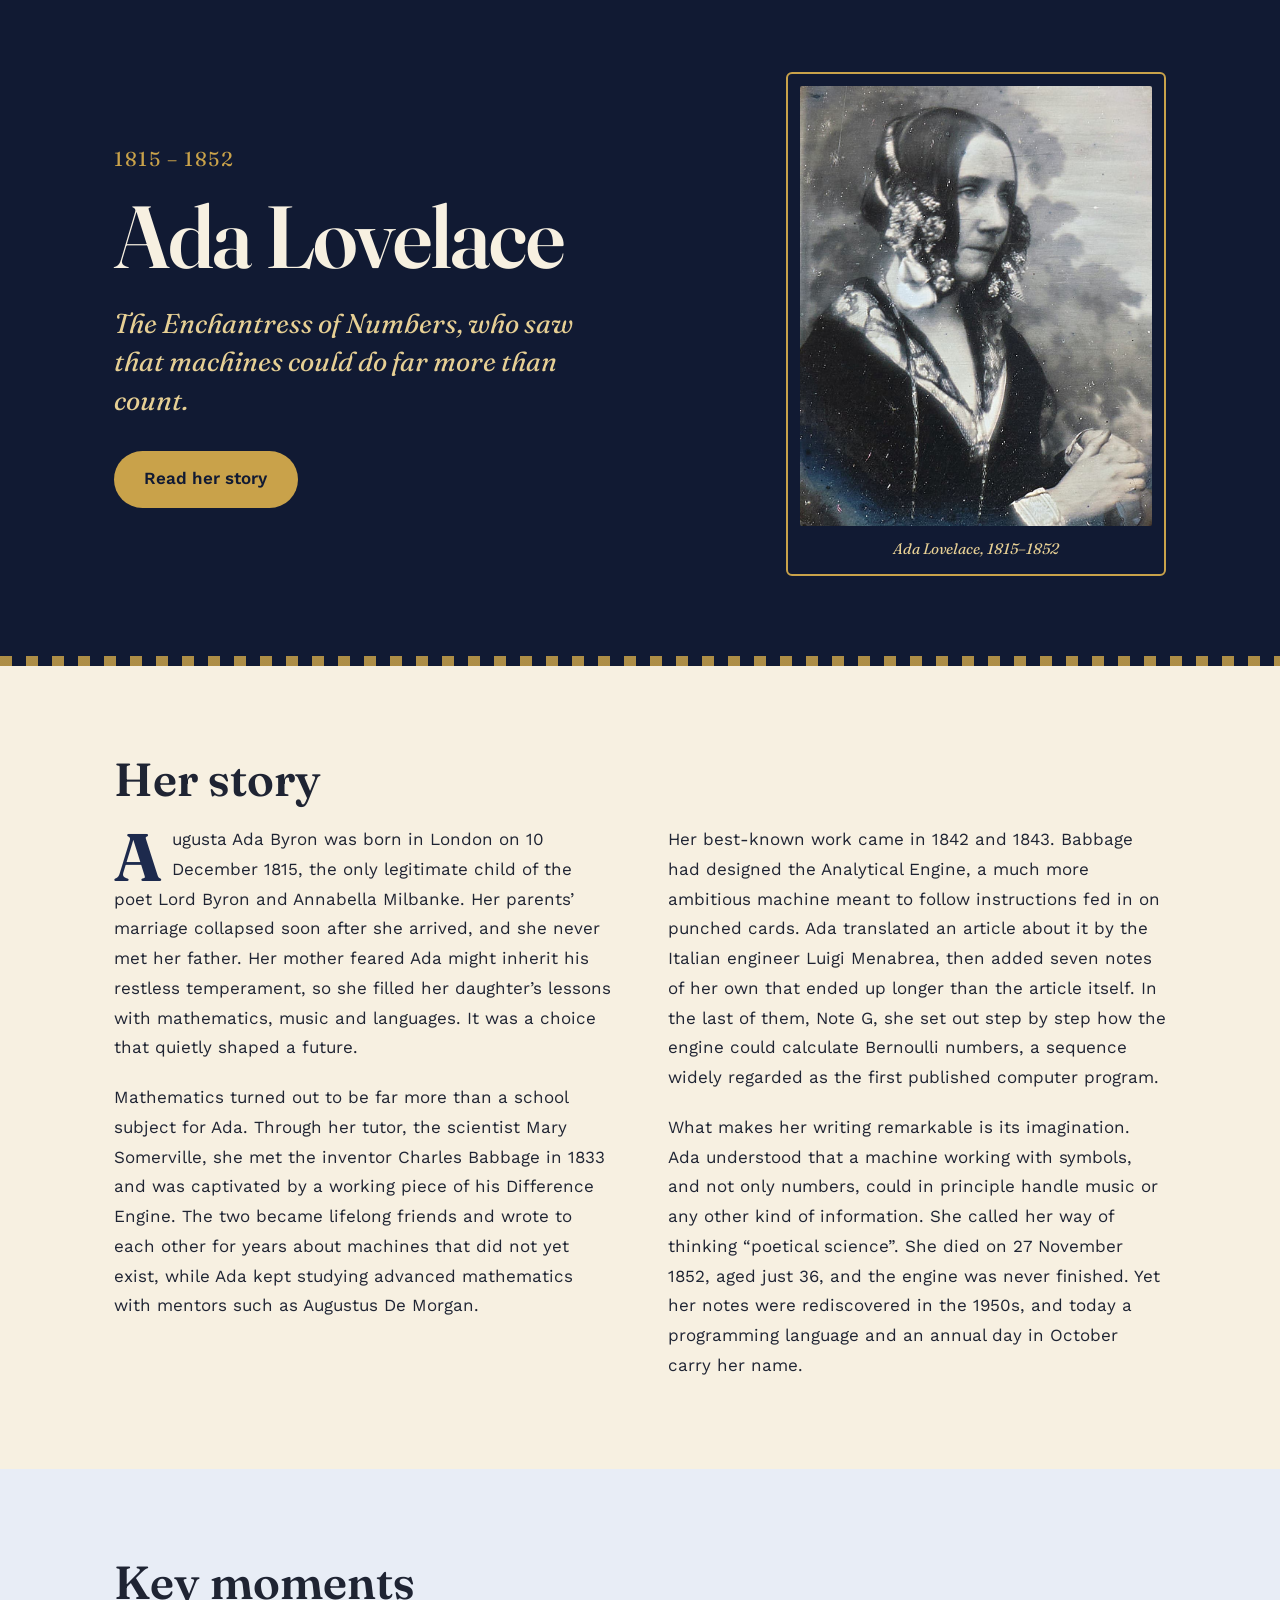
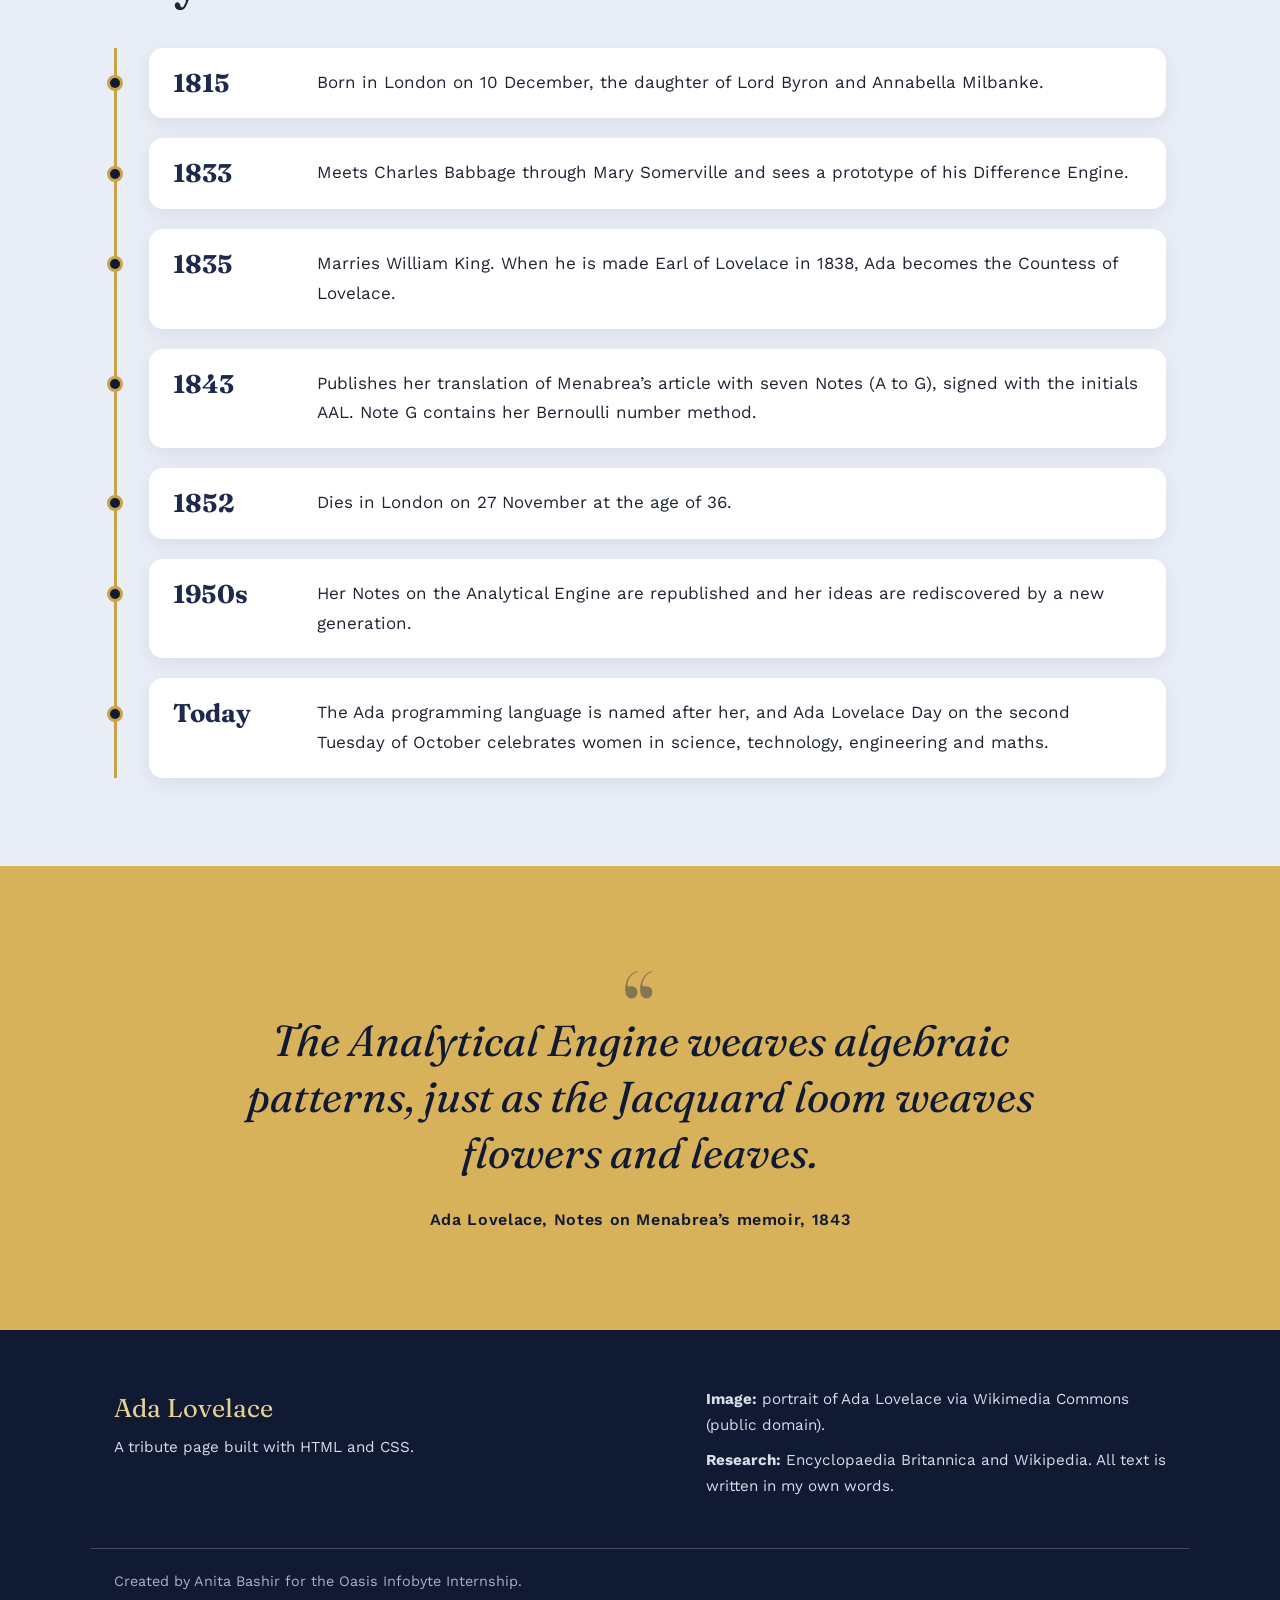
<file: WebDev-L2-TributePage/index.html>
<!DOCTYPE html>
<html lang="en">
<head>
  <meta charset="UTF-8">
  <meta name="viewport" content="width=device-width, initial-scale=1.0">
  <meta name="description" content="A tribute to Ada Lovelace, the mathematician who saw that machines could do more than count.">
  <title>Ada Lovelace | A Tribute</title>
  <link rel="preconnect" href="https://fonts.googleapis.com">
  <link rel="preconnect" href="https://fonts.gstatic.com" crossorigin>
  <link href="https://fonts.googleapis.com/css2?family=Fraunces:ital,opsz,wght@0,9..144,400;0,9..144,600;0,9..144,700;1,9..144,400&family=Work+Sans:wght@400;500;600&display=swap" rel="stylesheet">
  <link rel="stylesheet" href="style.css">
</head>
<body>

  <!-- Hero: page title, tagline and main image -->
  <header class="hero" id="top">
    <div class="container hero-grid">
      <div class="hero-text">
        <p class="dates">1815 &ndash; 1852</p>
        <h1>Ada Lovelace</h1>
        <p class="tagline">The Enchantress of Numbers, who saw that machines could do far more than count.</p>
        <a class="btn" href="#story">Read her story</a>
      </div>

      <figure class="portrait">
        <img src="images/ada-lovelace.jpg" width="800" height="1000" alt="Portrait of Ada Lovelace, the English mathematician and writer">
        <figcaption>Ada Lovelace, 1815&ndash;1852</figcaption>
      </figure>
    </div>
    <div class="punch-strip" aria-hidden="true"></div>
  </header>

  <main>

    <!-- Biography -->
    <section class="section section-parchment" id="story">
      <div class="container">
        <h2>Her story</h2>
        <div class="story-columns">
          <p>Augusta Ada Byron was born in London on 10 December 1815, the only legitimate child of the poet Lord Byron and Annabella Milbanke. Her parents&rsquo; marriage collapsed soon after she arrived, and she never met her father. Her mother feared Ada might inherit his restless temperament, so she filled her daughter&rsquo;s lessons with mathematics, music and languages. It was a choice that quietly shaped a future.</p>

          <p>Mathematics turned out to be far more than a school subject for Ada. Through her tutor, the scientist Mary Somerville, she met the inventor Charles Babbage in 1833 and was captivated by a working piece of his Difference Engine. The two became lifelong friends and wrote to each other for years about machines that did not yet exist, while Ada kept studying advanced mathematics with mentors such as Augustus De Morgan.</p>

          <p>Her best-known work came in 1842 and 1843. Babbage had designed the Analytical Engine, a much more ambitious machine meant to follow instructions fed in on punched cards. Ada translated an article about it by the Italian engineer Luigi Menabrea, then added seven notes of her own that ended up longer than the article itself. In the last of them, Note G, she set out step by step how the engine could calculate Bernoulli numbers, a sequence widely regarded as the first published computer program.</p>

          <p>What makes her writing remarkable is its imagination. Ada understood that a machine working with symbols, and not only numbers, could in principle handle music or any other kind of information. She called her way of thinking &ldquo;poetical science&rdquo;. She died on 27 November 1852, aged just 36, and the engine was never finished. Yet her notes were rediscovered in the 1950s, and today a programming language and an annual day in October carry her name.</p>
        </div>
      </div>
    </section>

    <!-- Timeline -->
    <section class="section section-mist" id="timeline">
      <div class="container">
        <h2>Key moments</h2>
        <ol class="timeline">
          <li>
            <span class="year">1815</span>
            <p>Born in London on 10 December, the daughter of Lord Byron and Annabella Milbanke.</p>
          </li>
          <li>
            <span class="year">1833</span>
            <p>Meets Charles Babbage through Mary Somerville and sees a prototype of his Difference Engine.</p>
          </li>
          <li>
            <span class="year">1835</span>
            <p>Marries William King. When he is made Earl of Lovelace in 1838, Ada becomes the Countess of Lovelace.</p>
          </li>
          <li>
            <span class="year">1843</span>
            <p>Publishes her translation of Menabrea&rsquo;s article with seven Notes (A to G), signed with the initials AAL. Note G contains her Bernoulli number method.</p>
          </li>
          <li>
            <span class="year">1852</span>
            <p>Dies in London on 27 November at the age of 36.</p>
          </li>
          <li>
            <span class="year">1950s</span>
            <p>Her Notes on the Analytical Engine are republished and her ideas are rediscovered by a new generation.</p>
          </li>
          <li>
            <span class="year">Today</span>
            <p>The Ada programming language is named after her, and Ada Lovelace Day on the second Tuesday of October celebrates women in science, technology, engineering and maths.</p>
          </li>
        </ol>
      </div>
    </section>

    <!-- Quote -->
    <section class="section section-brass quote-section" id="quote">
      <div class="container">
        <blockquote class="big-quote">
          <p>The Analytical Engine weaves algebraic patterns, just as the Jacquard loom weaves flowers and leaves.</p>
          <footer>Ada Lovelace, Notes on Menabrea&rsquo;s memoir, 1843</footer>
        </blockquote>
      </div>
    </section>

  </main>

  <!-- Footer -->
  <footer class="site-footer">
    <div class="container footer-grid">
      <div>
        <p class="footer-title">Ada Lovelace</p>
        <p>A tribute page built with HTML and CSS.</p>
      </div>
      <div class="credits">
        <p><strong>Image:</strong> portrait of Ada Lovelace via Wikimedia Commons (public domain).</p>
        <p><strong>Research:</strong> Encyclopaedia Britannica and Wikipedia. All text is written in my own words.</p>
      </div>
    </div>
    <p class="container copyright">Created by Anita Bashir for the Oasis Infobyte Internship.</p>
  </footer>

</body>
</html>
</file>
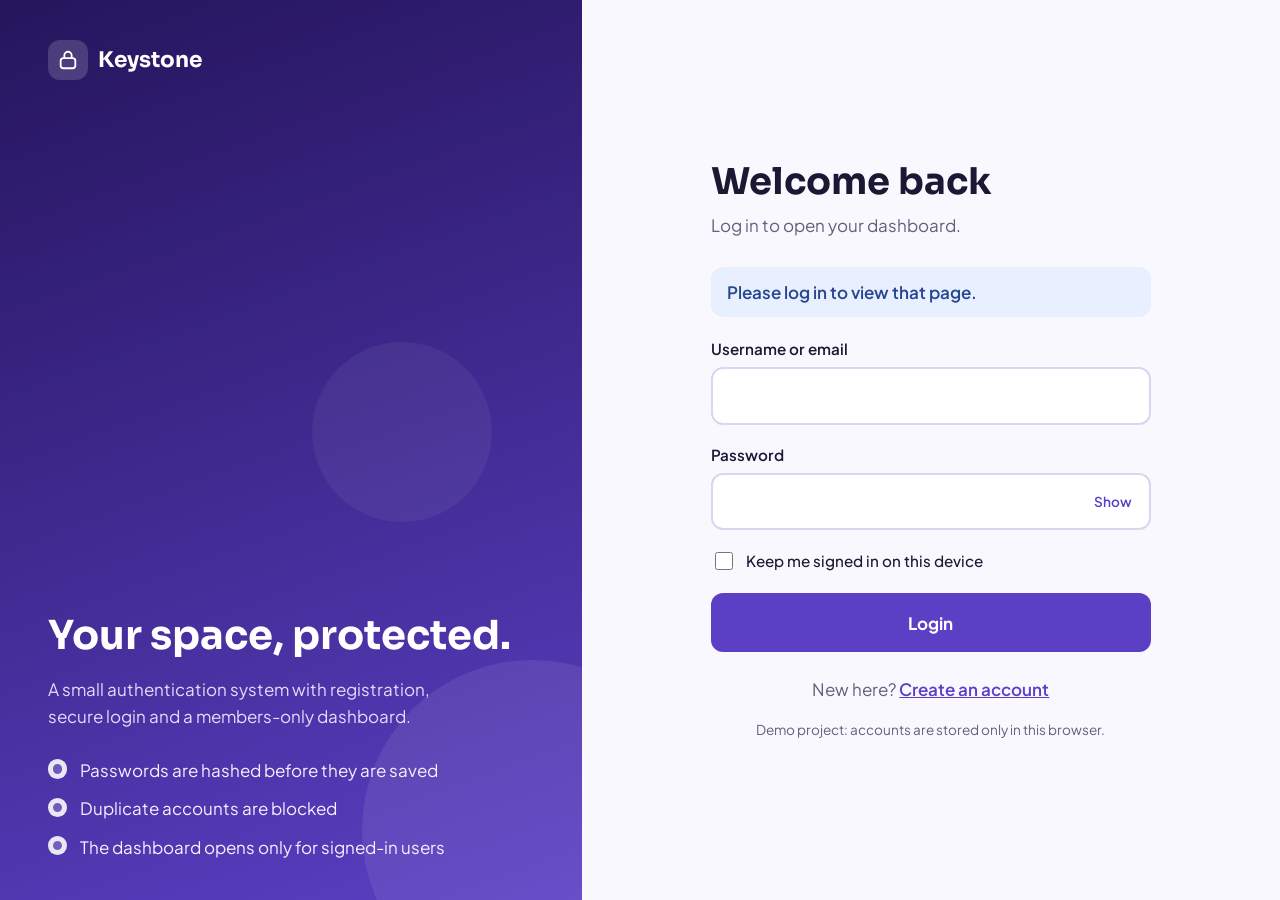
<file: WebDev-L2-LoginSystem/dashboard.html>
<!DOCTYPE html>
<html lang="en">
<head>
  <meta charset="UTF-8">
  <meta name="viewport" content="width=device-width, initial-scale=1.0">
  <title>Dashboard | Keystone</title>
  <link rel="preconnect" href="https://fonts.googleapis.com">
  <link rel="preconnect" href="https://fonts.gstatic.com" crossorigin>
  <link href="https://fonts.googleapis.com/css2?family=Plus+Jakarta+Sans:wght@400;500;600&family=Sora:wght@600;700&display=swap" rel="stylesheet">
  <link rel="stylesheet" href="style.css">
</head>
<body class="dashboard-page">

  <!-- This whole page stays hidden until auth.js confirms there is a valid session -->
  <div id="protected" hidden>

    <header class="topbar">
      <a class="brand brand-dark" href="dashboard.html"><span class="logo-mark"><svg viewBox="0 0 24 24" width="22" height="22" fill="none" stroke="currentColor" stroke-width="2" stroke-linecap="round" stroke-linejoin="round" aria-hidden="true"><rect x="4" y="10" width="16" height="11" rx="3"/><path d="M8 10V7a4 4 0 0 1 8 0v3"/></svg></span>Keystone</a>
      <div class="topbar-right">
        <span class="user-chip" id="user-chip"></span>
        <button type="button" class="btn btn-outline" id="logout-btn">Logout</button>
      </div>
    </header>

    <main class="dashboard">
      <section class="welcome">
        <h1 id="welcome-title">Welcome</h1>
        <p>You are signed in. This page is only visible to logged-in users.</p>
      </section>

      <section class="info-grid" aria-label="Account details">
        <article class="info-card">
          <h2>Account</h2>
          <dl>
            <dt>Username</dt><dd id="info-username"></dd>
            <dt>Email</dt><dd id="info-email"></dd>
          </dl>
        </article>
        <article class="info-card">
          <h2>Member since</h2>
          <p class="big" id="info-since"></p>
          <p class="muted">Account created in this browser.</p>
        </article>
        <article class="info-card">
          <h2>This session</h2>
          <p class="big" id="info-signed-in"></p>
          <p class="muted" id="info-session-type"></p>
        </article>
      </section>

      <section class="note-card">
        <h2>How this page is protected</h2>
        <ul>
          <li>On load, the page checks for a valid session. Without one, you are sent back to the login page.</li>
          <li>Passwords are never stored as plain text. They are salted and hashed with PBKDF2 (SHA-256).</li>
          <li>Logging out clears the session, and the dashboard is locked again.</li>
        </ul>
      </section>
    </main>

  </div>
  <script src="auth.js"></script>
  <script src="dashboard.js"></script>
</body>
</html>
</file>
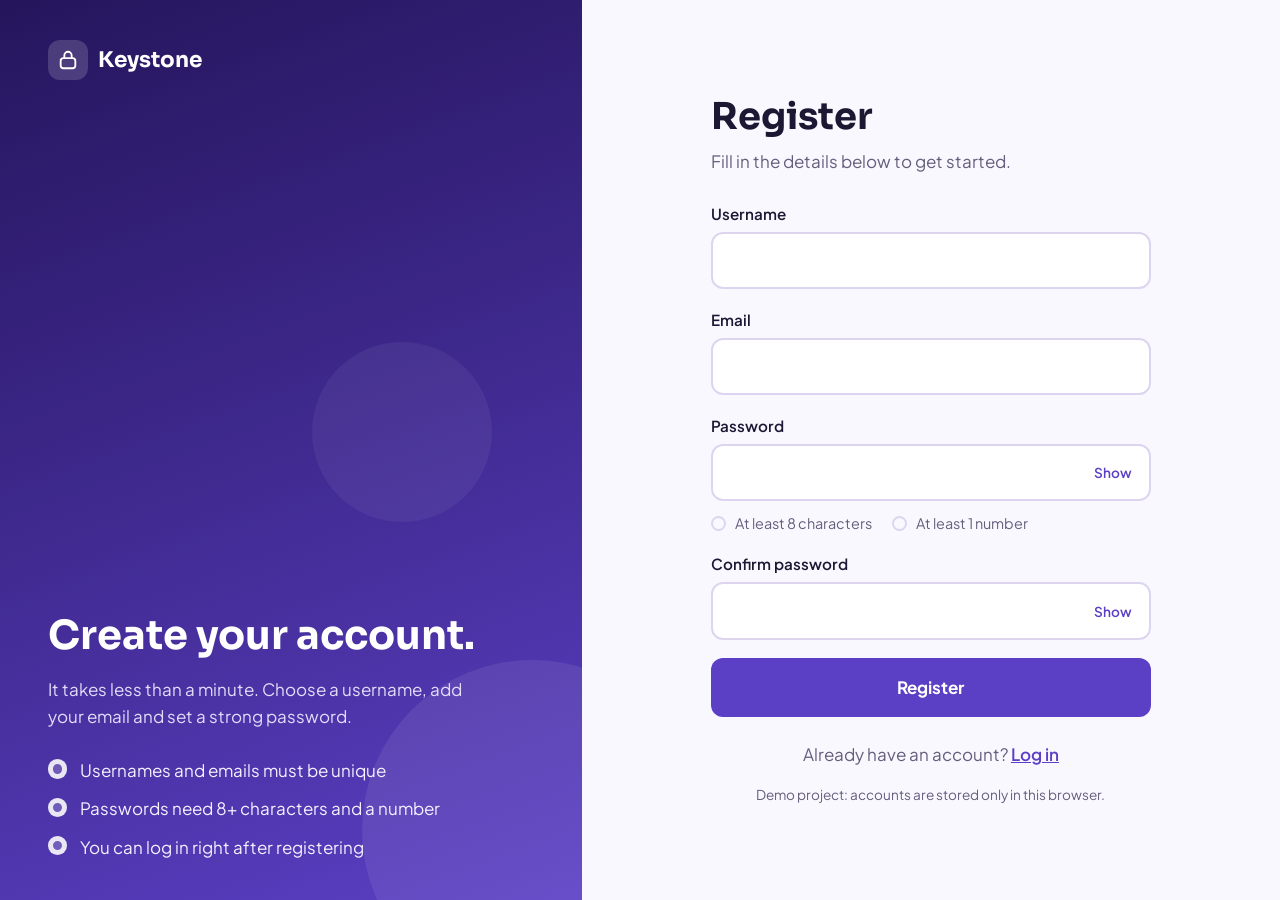
<file: WebDev-L2-LoginSystem/register.html>
<!DOCTYPE html>
<html lang="en">
<head>
  <meta charset="UTF-8">
  <meta name="viewport" content="width=device-width, initial-scale=1.0">
  <title>Register | Keystone</title>
  <link rel="preconnect" href="https://fonts.googleapis.com">
  <link rel="preconnect" href="https://fonts.gstatic.com" crossorigin>
  <link href="https://fonts.googleapis.com/css2?family=Plus+Jakarta+Sans:wght@400;500;600&family=Sora:wght@600;700&display=swap" rel="stylesheet">
  <link rel="stylesheet" href="style.css">
</head>
<body>
  <div class="auth-shell">

    <aside class="brand-panel">
      <a class="brand" href="index.html"><span class="logo-mark"><svg viewBox="0 0 24 24" width="22" height="22" fill="none" stroke="currentColor" stroke-width="2" stroke-linecap="round" stroke-linejoin="round" aria-hidden="true"><rect x="4" y="10" width="16" height="11" rx="3"/><path d="M8 10V7a4 4 0 0 1 8 0v3"/></svg></span>Keystone</a>
      <div class="brand-copy">
        <h2>Create your account.</h2>
        <p>It takes less than a minute. Choose a username, add your email and set a strong password.</p>
        <ul class="brand-points">
          <li>Usernames and emails must be unique</li>
          <li>Passwords need 8+ characters and a number</li>
          <li>You can log in right after registering</li>
        </ul>
      </div>
    </aside>

    <main class="form-side">
      <div class="auth-card">
        <h1>Register</h1>
        <p class="subtitle">Fill in the details below to get started.</p>

        <form id="register-form" novalidate>
          <div class="field">
            <label for="username">Username</label>
            <input id="username" name="username" type="text" autocomplete="username" maxlength="20" aria-describedby="username-error">
            <p class="field-error" id="username-error" hidden></p>
          </div>

          <div class="field">
            <label for="email">Email</label>
            <input id="email" name="email" type="email" autocomplete="email" aria-describedby="email-error">
            <p class="field-error" id="email-error" hidden></p>
          </div>

          <div class="field">
            <label for="password">Password</label>
            <div class="password-wrap">
              <input id="password" name="password" type="password" autocomplete="new-password" aria-describedby="password-rules password-error">
              <button type="button" class="toggle-password" data-toggle-password="password" aria-pressed="false" aria-label="Show password">Show</button>
            </div>
            <ul class="rules" id="password-rules" aria-label="Password requirements">
              <li data-rule="length">At least 8 characters</li>
              <li data-rule="number">At least 1 number</li>
            </ul>
            <p class="field-error" id="password-error" hidden></p>
          </div>

          <div class="field">
            <label for="confirm">Confirm password</label>
            <div class="password-wrap">
              <input id="confirm" name="confirm" type="password" autocomplete="new-password" aria-describedby="confirm-error">
              <button type="button" class="toggle-password" data-toggle-password="confirm" aria-pressed="false" aria-label="Show confirm password">Show</button>
            </div>
            <p class="field-error" id="confirm-error" hidden></p>
          </div>

          <p class="form-error" id="form-error" role="alert" hidden></p>

          <button type="submit" class="btn btn-primary" id="submit-btn">Register</button>
        </form>

        <p class="switch">Already have an account? <a href="index.html">Log in</a></p>
        <p class="demo-note">Demo project: accounts are stored only in this browser.</p>
      </div>
    </main>

  </div>
  <script src="auth.js"></script>
  <script src="register.js"></script>
</body>
</html>
</file>
<file: WebDev-L1-LandingPage/style.css>
/* ---------- Design tokens ---------- */
:root {
  --blush: #f3d9d4;
  --blush-deep: #e6b9b1;
  --cream: #fbf7f1;
  --beige: #efe3d3;
  --beige-deep: #dcc8b0;
  --sage: #9bb097;
  --sage-deep: #475e4b;
  --ink: #2b352e;
  --white: #ffffff;

  --font-display: "Instrument Serif", Georgia, "Times New Roman", serif;
  --font-body: "Hanken Grotesk", system-ui, -apple-system, "Segoe UI", Arial, sans-serif;

  --nav-height: 68px;
}

/* ---------- Reset ---------- */
*, *::before, *::after { box-sizing: border-box; }

html {
  scroll-behavior: smooth;
  scroll-padding-top: var(--nav-height);
}

body {
  margin: 0;
  font-family: var(--font-body);
  font-size: 1.0625rem;       /* body text */
  line-height: 1.65;
  color: var(--ink);
  background: var(--cream);
}

h1, h2, h3 {
  font-family: var(--font-display);
  font-weight: 400;
  line-height: 1.1;
  margin: 0 0 1rem;
}

h1 { font-size: clamp(2.5rem, 6vw, 4.25rem); letter-spacing: -0.01em; }  /* heading level 1 */
h2 { font-size: clamp(2rem, 4vw, 2.9rem); }                              /* heading level 2 */
h3 { font-size: 1.6rem; }                                                /* heading level 3 */

p { margin: 0 0 1rem; }
a { color: inherit; }

.container {
  width: 100%;
  max-width: 1120px;
  margin: 0 auto;
  padding: 0 1.5rem;
}

:focus-visible {
  outline: 3px solid var(--sage-deep);
  outline-offset: 3px;
}

/* ---------- Buttons ---------- */
.btn {
  display: inline-block;
  background: var(--sage-deep);
  color: var(--cream);
  font-weight: 600;
  text-decoration: none;
  padding: 0.9rem 1.9rem;
  border-radius: 999px;
  border: 2px solid var(--sage-deep);
  transition: background 0.2s, color 0.2s;
}
.btn:hover { background: var(--ink); border-color: var(--ink); }

.btn-small { padding: 0.5rem 1.2rem; font-size: 0.95rem; }

.btn-outline {
  background: transparent;
  color: var(--sage-deep);
}
.btn-outline:hover { background: var(--sage-deep); color: var(--cream); border-color: var(--sage-deep); }

.text-link {
  font-weight: 500;
  text-underline-offset: 5px;
}

/* ---------- Sticky navigation ---------- */
.site-header {
  position: sticky;
  top: 0;
  z-index: 100;
  background: var(--cream);
  border-bottom: 1px solid var(--beige-deep);
}

.nav {
  display: flex;
  align-items: center;
  justify-content: space-between;
  gap: 1.5rem;
  min-height: var(--nav-height);
}

.brand {
  font-family: var(--font-display);
  font-size: 1.8rem;
  text-decoration: none;
  color: var(--sage-deep);
}

.nav-links {
  display: flex;
  flex-wrap: wrap;
  gap: 0.25rem 2rem;
  list-style: none;
  margin: 0;
  padding: 0;
}

.nav-links a {
  text-decoration: none;
  font-weight: 500;
  padding: 0.25rem 0;
  border-bottom: 2px solid transparent;
  transition: border-color 0.2s;
}
.nav-links a:hover { border-bottom-color: var(--blush-deep); }

/* ---------- Hero ---------- */
.hero { padding: 4.5rem 0 5.5rem; }

.hero-grid {
  display: flex;
  align-items: center;
  justify-content: space-between;
  gap: 3rem;
}

.hero-text { flex: 1 1 50%; }

.hero-sub {
  font-size: 1.2rem;
  max-width: 34rem;
  margin-bottom: 2rem;
}

.hero-actions {
  display: flex;
  flex-wrap: wrap;
  align-items: center;
  gap: 1.25rem 1.75rem;
}

.hero-art {
  position: relative;
  flex: 1 1 42%;
  max-width: 440px;
}

.hero-photo {
  position: relative;
  z-index: 1;
  aspect-ratio: 9 / 11;
  overflow: hidden;
  border-radius: 999px 999px 28px 28px;   /* arch shape */
  background: var(--blush);
}

.hero-photo img {
  display: block;
  width: 100%;
  height: 100%;
  object-fit: cover;
}

/* ---------- Generic sections ---------- */
.section { padding: 5.5rem 0; }
.section-beige { background: var(--beige); }
.section-blush { background: var(--blush); }
.section-title { max-width: 32rem; margin-bottom: 3rem; }

/* ---------- How it works ---------- */
.steps {
  list-style: none;
  margin: 0;
  padding: 0;
  display: grid;
  grid-template-columns: repeat(3, 1fr);
  gap: 3rem;
  counter-reset: step;
}

.steps li {
  counter-increment: step;
  padding-top: 1.25rem;
  border-top: 2px solid var(--sage);
}

.steps li::before {
  content: counter(step);
  display: block;
  font-family: var(--font-display);
  font-size: 3.2rem;
  line-height: 1;
  color: var(--blush-deep);
  margin-bottom: 0.75rem;
}

.steps h3 { font-size: 1.5rem; }
.steps p { max-width: 20rem; }

/* ---------- Inside the box ---------- */
.product-grid {
  display: grid;
  grid-template-columns: repeat(2, 1fr);
  gap: 1.25rem;
}

.product {
  overflow: hidden;
  border-radius: 18px;
}

.product img {
  display: block;
  width: 100%;
  height: auto;
  aspect-ratio: 3 / 2;
  object-fit: cover;
}

.product-body { padding: 1.5rem 2rem 2rem; }
.product-body h3 { margin-bottom: 0.5rem; }
.product-body p { margin: 0; max-width: 22rem; }

.product-blush { background: var(--blush); }
.product-sage  { background: var(--sage-deep); color: var(--cream); }
.product-cream { background: var(--cream); border: 1px solid var(--beige-deep); }

/* ---------- Plans ---------- */
.plan-grid {
  display: grid;
  grid-template-columns: repeat(3, 1fr);
  gap: 1.5rem;
  align-items: stretch;
}

.plan {
  display: flex;
  flex-direction: column;
  padding: 2.25rem;
  border: 1px solid var(--beige-deep);
  border-radius: 18px;
  background: var(--white);
}

.plan ul {
  flex: 1;
  list-style: none;
  margin: 0 0 1.75rem;
  padding: 0;
}

.plan li {
  padding: 0.55rem 0;
  border-bottom: 1px solid var(--beige);
}
.plan li:last-child { border-bottom: 0; }

.plan-price {
  font-family: var(--font-display);
  font-size: 2rem;
  line-height: 1.2;
  margin-bottom: 1.25rem;
}
.plan-price span {
  font-family: var(--font-body);
  font-size: 0.95rem;
  color: #6a766d;
}

.plan-featured {
  background: var(--sage-deep);
  color: var(--cream);
  border-color: var(--sage-deep);
}
.plan-featured li { border-bottom-color: rgba(251, 247, 241, 0.25); }
.plan-featured .plan-price span { color: #d5dfd2; }
.plan-featured .btn { background: var(--blush); border-color: var(--blush); color: var(--ink); }
.plan-featured .btn:hover { background: var(--cream); border-color: var(--cream); }

.plan-badge {
  align-self: flex-start;
  margin-bottom: 1rem;
  padding: 0.2rem 0.8rem;
  border-radius: 999px;
  background: var(--blush);
  color: var(--ink);
  font-size: 0.9rem;
  font-weight: 600;
}

/* ---------- Reviews ---------- */
.review-grid {
  display: grid;
  grid-template-columns: repeat(3, 1fr);
  gap: 2.5rem;
}

blockquote {
  margin: 0;
  padding-top: 1.25rem;
  border-top: 2px solid var(--sage-deep);
}

blockquote p {
  font-family: var(--font-display);
  font-size: 1.55rem;
  line-height: 1.3;
}

blockquote .stars {
  margin-bottom: 0.5rem;
  font-family: var(--font-body);
  font-size: 1.1rem;
  letter-spacing: 0.15em;
  color: var(--sage-deep);
}

blockquote footer {
  display: flex;
  align-items: center;
  gap: 0.85rem;
  margin-top: 1.25rem;
  font-size: 0.95rem;
  font-weight: 500;
  color: var(--sage-deep);
}

.avatar {
  display: block;
  flex: none;
  width: 52px;
  height: 52px;
  border-radius: 50%;
  object-fit: cover;
  border: 2px solid var(--cream);
}

/* ---------- Footer ---------- */
.site-footer {
  background: var(--sage-deep);
  color: var(--cream);
  padding: 3.5rem 0 1.5rem;
}

.footer-grid {
  display: flex;
  flex-wrap: wrap;
  justify-content: space-between;
  gap: 2rem;
}

.footer-brand {
  font-family: var(--font-display);
  font-size: 2rem;
  margin-bottom: 0.25rem;
}
.footer-note { margin: 0; }

address { font-style: normal; }
address p { margin-bottom: 0.25rem; }

.social { list-style: none; margin: 0; padding: 0; }
.social li { margin-bottom: 0.25rem; }
.social a { text-underline-offset: 4px; }
.social a:hover { color: var(--blush); }

.copyright { margin-top: 2.5rem; }
.copyright p {
  margin: 0;
  padding-top: 1.25rem;
  border-top: 1px solid rgba(251, 247, 241, 0.3);
  font-size: 0.9rem;
  color: #d5dfd2;
}

/* ---------- Responsive ---------- */
@media (max-width: 960px) {
  .hero-grid { flex-direction: column; }
  .hero-art { max-width: 320px; align-self: center; margin-right: 6%; }

  .steps,
  .plan-grid,
  .review-grid { grid-template-columns: 1fr; gap: 1.75rem; }
}

@media (max-width: 720px) {
  :root { --nav-height: 104px; }

  .nav {
    flex-wrap: wrap;
    justify-content: space-between;
    padding-top: 0.6rem;
    padding-bottom: 0.6rem;
    gap: 0.4rem 1rem;
  }
  .nav-links { order: 3; width: 100%; gap: 0.25rem 1.25rem; font-size: 0.95rem; }

  .hero { padding: 2.5rem 0 3.5rem; }
  .section { padding: 3.75rem 0; }
  .product-grid { grid-template-columns: 1fr; }
  .plan { padding: 1.75rem; }
  .product-body { padding: 1.25rem 1.5rem 1.75rem; }
}

@media (prefers-reduced-motion: reduce) {
  html { scroll-behavior: auto; }
  .btn, .nav-links a { transition: none; }
}
</file>
<file: WebDev-L1-Portfolio/style.css>
/* ---------- Design tokens ---------- */
:root {
  --bg: #0e110e;
  --bg-mid: #151a15;
  --card: #1c231c;
  --line: #2b352b;
  --text: #eef2e9;
  --muted: #a9b5a0;
  --lime: #c6f432;
  --lime-dark: #a5d012;
  --ink: #101410;

  --font-heading: "Space Grotesk", system-ui, sans-serif;
  --font-body: "IBM Plex Sans", system-ui, -apple-system, "Segoe UI", Arial, sans-serif;
  --nav-height: 68px;
}

/* ---------- Reset ---------- */
*, *::before, *::after { box-sizing: border-box; }

html {
  scroll-behavior: smooth;
  scroll-padding-top: var(--nav-height);
}

body {
  margin: 0;
  font-family: var(--font-body);
  font-size: 1.0625rem;       /* body text */
  line-height: 1.7;
  color: var(--text);
  background: var(--bg);
}

h1, h2, h3 {
  font-family: var(--font-heading);
  font-weight: 600;
  line-height: 1.15;
  margin: 0 0 1rem;
}

h1 { font-size: clamp(2.6rem, 7vw, 4.4rem); letter-spacing: -0.02em; }   /* heading sizes */
h2 { font-size: clamp(1.9rem, 4.5vw, 2.6rem); margin-bottom: 2rem; }
h3 { font-size: 1.25rem; margin-bottom: 0.6rem; }

p { margin: 0 0 1rem; }
a { color: inherit; }
code { font-size: 0.9em; padding: 0.1rem 0.4rem; color: var(--lime); background: rgba(198, 244, 50, 0.1); border-radius: 6px; }

.container {
  width: 100%;
  max-width: 1100px;
  margin: 0 auto;
  padding: 0 1.5rem;
}

:focus-visible { outline: 3px solid var(--lime); outline-offset: 3px; }

/* ---------- Buttons ---------- */
.btn {
  display: inline-block;
  padding: 0.85rem 1.7rem;
  font-weight: 600;
  text-decoration: none;
  border: 2px solid transparent;
  border-radius: 999px;
  transition: background 0.2s, color 0.2s, border-color 0.2s;
}
.btn-primary { color: var(--ink); background: var(--lime); }
.btn-primary:hover { background: var(--lime-dark); }
.btn-ghost { border-color: var(--line); }
.btn-ghost:hover { border-color: var(--lime); color: var(--lime); }

/* ---------- Navigation ---------- */
.site-header {
  position: sticky;
  top: 0;
  z-index: 100;
  background: rgba(14, 17, 14, 0.94);
  border-bottom: 1px solid var(--line);
}

.nav {
  display: flex;
  align-items: center;
  justify-content: space-between;
  min-height: var(--nav-height);
}

.logo {
  font-family: var(--font-heading);
  font-size: 1.5rem;
  font-weight: 700;
  text-decoration: none;
}
.logo span { color: var(--lime); }

.nav-links {
  display: flex;
  gap: 2rem;
  margin: 0;
  padding: 0;
  list-style: none;
}

.nav-links a {
  padding: 0.3rem 0;
  font-weight: 500;
  color: var(--muted);
  text-decoration: none;
  border-bottom: 2px solid transparent;
  transition: color 0.2s, border-color 0.2s;
}
.nav-links a:hover { color: var(--text); }
.nav-links a.is-active { color: var(--lime); border-bottom-color: var(--lime); }

.menu-toggle {
  display: none;
  flex-direction: column;
  gap: 5px;
  padding: 0.6rem;
  background: transparent;
  border: 1px solid var(--line);
  border-radius: 10px;
  cursor: pointer;
}
.menu-bar { display: block; width: 22px; height: 2px; background: var(--text); border-radius: 2px; }

/* ---------- Hero ---------- */
.hero { padding: 5rem 0 6rem; }

.hero-grid {
  display: flex;
  align-items: center;
  justify-content: space-between;
  gap: 4rem;
}

.hero-text { flex: 1 1 56%; }

.status {
  display: inline-flex;
  align-items: center;
  gap: 0.6rem;
  margin-bottom: 1.5rem;
  padding: 0.35rem 1rem;
  font-size: 0.95rem;
  font-weight: 500;
  color: var(--lime);
  background: rgba(198, 244, 50, 0.1);
  border-radius: 999px;
}
.status-dot { width: 9px; height: 9px; background: var(--lime); border-radius: 50%; }

.role {
  margin-bottom: 1.25rem;
  font-family: var(--font-heading);
  font-size: clamp(1.25rem, 3vw, 1.7rem);
  color: var(--lime);
}

.intro { max-width: 34rem; margin-bottom: 2rem; color: var(--muted); font-size: 1.15rem; }

.hero-actions { display: flex; flex-wrap: wrap; gap: 1rem; }

.avatar {
  flex: 0 1 340px;
  margin: 0;
  padding: 10px;
  border: 2px solid var(--lime);
  border-radius: 50%;
}

.avatar img {
  display: block;
  width: 100%;
  height: auto;
  aspect-ratio: 1 / 1;
  object-fit: cover;
  border-radius: 50%;
}

/* ---------- Sections ---------- */
.section { padding: 5.5rem 0; }
.section-dark { background: var(--bg); }
.section-mid  { background: var(--bg-mid); }

/* About */
.about-grid {
  display: grid;
  grid-template-columns: 1.4fr 1fr;
  gap: 4rem;
  align-items: start;
}

.about-grid p { color: var(--muted); }

.facts { margin: 0; display: grid; gap: 1rem; }
.facts div {
  padding: 1rem 1.25rem;
  background: var(--card);
  border-left: 4px solid var(--lime);
  border-radius: 0 12px 12px 0;
}
.facts dt { font-size: 0.85rem; color: var(--muted); }
.facts dd { margin: 0; font-weight: 600; }

/* Skills */
.skill-grid {
  display: grid;
  grid-template-columns: repeat(2, 1fr);
  gap: 1.25rem;
}

.skill-card {
  padding: 1.75rem;
  background: var(--card);
  border: 1px solid var(--line);
  border-radius: 16px;
}

.chips {
  display: flex;
  flex-wrap: wrap;
  gap: 0.5rem;
  margin: 0;
  padding: 0;
  list-style: none;
}

.chips li {
  padding: 0.3rem 0.9rem;
  font-size: 0.95rem;
  font-weight: 500;
  color: var(--lime);
  background: rgba(198, 244, 50, 0.08);
  border: 1px solid rgba(198, 244, 50, 0.28);
  border-radius: 999px;
}

.chips-small li { padding: 0.15rem 0.7rem; font-size: 0.82rem; }

/* Projects */
.project-grid {
  display: grid;
  grid-template-columns: repeat(3, 1fr);
  gap: 1.5rem;
}

.project {
  display: flex;
  flex-direction: column;
  padding: 1.75rem;
  background: var(--card);
  border: 1px solid var(--line);
  border-top: 4px solid var(--lime);
  border-radius: 16px;
  transition: transform 0.2s, border-color 0.2s;
}
.project:hover { transform: translateY(-4px); border-color: var(--lime); }

.project p { flex: 1; color: var(--muted); font-size: 0.98rem; }
.project .chips { margin-bottom: 1.25rem; }

.project-link {
  align-self: flex-start;
  font-weight: 600;
  color: var(--lime);
  text-underline-offset: 5px;
}
.project-link:hover { color: var(--text); }

/* Journey */
.journey {
  margin: 0;
  padding: 0 0 0 1.5rem;
  list-style: none;
  border-left: 2px solid var(--line);
}

.journey li {
  position: relative;
  display: grid;
  grid-template-columns: 110px 1fr;
  gap: 1.5rem;
  padding-bottom: 2.25rem;
}
.journey li:last-child { padding-bottom: 0; }

.journey li::before {
  content: "";
  position: absolute;
  top: 0.45rem;
  left: -1.95rem;
  width: 14px;
  height: 14px;
  background: var(--bg-mid);
  border: 3px solid var(--lime);
  border-radius: 50%;
}

.when { font-family: var(--font-heading); font-weight: 600; font-size: 1.15rem; color: var(--lime); }
.where { margin-bottom: 0.4rem; font-weight: 500; }
.journey p:last-child { margin-bottom: 0; color: var(--muted); }

/* Contact */
.contact { text-align: center; }
.contact h2 { margin-bottom: 1rem; }
.contact-lead { max-width: 36rem; margin: 0 auto 2.5rem; color: var(--muted); }

.contact-grid {
  display: grid;
  grid-template-columns: repeat(3, 1fr);
  gap: 1.25rem;
}

.contact-card {
  display: flex;
  flex-direction: column;
  gap: 0.25rem;
  padding: 1.5rem 1rem;
  text-decoration: none;
  background: var(--card);
  border: 1px solid var(--line);
  border-radius: 16px;
  transition: border-color 0.2s, transform 0.2s;
}
.contact-card:hover { border-color: var(--lime); transform: translateY(-3px); }

.contact-label { font-size: 0.85rem; color: var(--muted); }
.contact-value { font-weight: 600; color: var(--lime); overflow-wrap: anywhere; }

/* ---------- Footer ---------- */
.site-footer { padding: 1.75rem 0; background: #080a08; border-top: 1px solid var(--line); font-size: 0.95rem; color: var(--muted); }
.footer-row { display: flex; flex-wrap: wrap; justify-content: space-between; gap: 0.75rem; }
.footer-row p { margin: 0; }

/* ---------- Responsive ---------- */
@media (max-width: 900px) {
  .hero-grid { flex-direction: column-reverse; align-items: flex-start; gap: 2.5rem; }
  .avatar { flex-basis: auto; width: 240px; }
  .about-grid { grid-template-columns: 1fr; gap: 2.5rem; }
  .project-grid { grid-template-columns: repeat(2, 1fr); }
}

@media (max-width: 720px) {
  .menu-toggle { display: flex; }

  .nav { position: relative; }
  .nav-links {
    position: absolute;
    top: 100%;
    left: 0;
    right: 0;
    flex-direction: column;
    gap: 0;
    padding: 0.5rem 1.5rem 1rem;
    background: var(--bg);
    border-bottom: 1px solid var(--line);
    display: none;
  }
  .nav-links.is-open { display: flex; }
  .nav-links a { display: block; padding: 0.8rem 0; border-bottom: 1px solid var(--line); }

  .hero { padding: 3rem 0 4rem; }
  .section { padding: 3.75rem 0; }
  .skill-grid,
  .project-grid,
  .contact-grid { grid-template-columns: 1fr; }
  .journey li { grid-template-columns: 1fr; gap: 0.25rem; }
}

@media (prefers-reduced-motion: reduce) {
  html { scroll-behavior: auto; }
  * { transition: none !important; }
}
</file>
<file: WebDev-L1-TemperatureConverter/style.css>
/* ---------- Design tokens ---------- */
:root {
  --ink: #14283f;
  --ink-soft: #55677c;
  --page: #e9f0f8;
  --card: #ffffff;
  --line: #d5e0ec;
  --field: #f5f8fc;

  --cold: #2b7bd6;     /* Celsius */
  --warm: #e5604a;     /* Fahrenheit */
  --deep: #1d9a8a;     /* Kelvin */
  --error: #b3261e;
  --error-bg: #fdecea;

  --font-display: "Bricolage Grotesque", "Segoe UI", system-ui, sans-serif;
  --font-body: "DM Sans", system-ui, -apple-system, "Segoe UI", Arial, sans-serif;
}

/* ---------- Reset ---------- */
*, *::before, *::after { box-sizing: border-box; }

/* makes sure the HTML hidden attribute always wins over display rules */
[hidden] { display: none !important; }

body {
  margin: 0;
  min-height: 100vh;
  display: grid;
  place-items: center;
  padding: 2rem 1rem;
  font-family: var(--font-body);
  font-size: 1.0625rem;      /* body text */
  line-height: 1.55;
  color: var(--ink);
  background: var(--page);
}

h1, h2 {
  font-family: var(--font-display);
  font-weight: 700;
  line-height: 1.15;
  margin: 0;
}

h1 { font-size: clamp(1.9rem, 6vw, 2.5rem); }   /* heading size */
h2 { font-size: 1.3rem; }                       /* sub-heading size */

p { margin: 0; }

/* ---------- Card ---------- */
.card {
  width: 100%;
  max-width: 540px;
  padding: 2.5rem 2.25rem 2rem;
  background: var(--card);
  border-radius: 24px;
  box-shadow: 0 18px 50px rgba(20, 40, 63, 0.12);
  position: relative;
  overflow: hidden;
}

/* cold-to-warm colour strip along the top of the card */
.card::before {
  content: "";
  position: absolute;
  top: 0;
  left: 0;
  right: 0;
  height: 8px;
  background: linear-gradient(90deg, var(--cold), var(--deep), var(--warm));
}

.card-header { text-align: center; margin-bottom: 2rem; }
.lede { margin-top: 0.6rem; color: var(--ink-soft); }

/* ---------- Form ---------- */
.field { margin-bottom: 1.5rem; }

label, legend {
  display: block;
  font-weight: 600;
  margin-bottom: 0.5rem;
}

#temp-input {
  width: 100%;
  padding: 0.95rem 1.1rem;
  font: inherit;
  font-size: 1.35rem;
  color: var(--ink);
  background: var(--field);
  border: 2px solid var(--line);
  border-radius: 14px;
  transition: border-color 0.2s, background 0.2s;
}

#temp-input::placeholder { color: #98a7b8; }

#temp-input:focus {
  outline: none;
  border-color: var(--cold);
  background: var(--card);
  box-shadow: 0 0 0 4px rgba(43, 123, 214, 0.18);
}

#temp-input[aria-invalid="true"] {
  border-color: var(--error);
  background: var(--error-bg);
}
#temp-input[aria-invalid="true"]:focus { box-shadow: 0 0 0 4px rgba(179, 38, 30, 0.18); }

.error {
  margin-top: 0.6rem;
  padding: 0.6rem 0.9rem;
  font-size: 0.95rem;
  font-weight: 500;
  color: var(--error);
  background: var(--error-bg);
  border-radius: 10px;
}

/* ---------- Unit selector (radio buttons styled as a segmented control) ---------- */
.units { border: 0; margin: 0 0 1.75rem; padding: 0; min-width: 0; }
.units legend { padding: 0; }

.segmented {
  display: grid;
  grid-template-columns: repeat(3, 1fr);
  gap: 0.6rem;
}

.segment { position: relative; }

.segment input {
  position: absolute;
  inset: 0;
  opacity: 0;
  margin: 0;
  cursor: pointer;
}

.segment label {
  display: flex;
  flex-direction: column;
  align-items: center;
  gap: 0.1rem;
  margin: 0;
  padding: 0.75rem 0.4rem;
  text-align: center;
  background: var(--field);
  border: 2px solid var(--line);
  border-radius: 14px;
  transition: background 0.2s, border-color 0.2s, color 0.2s;
  pointer-events: none;
}

.segment .symbol { font-family: var(--font-display); font-size: 1.35rem; font-weight: 700; line-height: 1.2; }
.segment .name   { font-size: 0.85rem; font-weight: 500; color: var(--ink-soft); }

.segment input:hover + label { border-color: #aebfd3; }

.segment input:checked + label {
  background: var(--ink);
  border-color: var(--ink);
  color: #ffffff;
}
.segment input:checked + label .name { color: #c9d6e4; }

.segment input:focus-visible + label {
  outline: 3px solid var(--cold);
  outline-offset: 2px;
}

/* ---------- Convert button ---------- */
.convert-btn {
  width: 100%;
  padding: 1rem;
  font: inherit;
  font-size: 1.1rem;
  font-weight: 600;
  color: #ffffff;
  background: var(--cold);
  border: 0;
  border-radius: 14px;
  cursor: pointer;
  transition: background 0.2s, transform 0.1s;
}
.convert-btn:hover { background: #1f66b8; }
.convert-btn:active { transform: translateY(1px); }
.convert-btn:focus-visible { outline: 3px solid var(--ink); outline-offset: 3px; }

/* ---------- Results ---------- */
.results {
  margin-top: 2rem;
  padding-top: 1.75rem;
  border-top: 2px dashed var(--line);
}

.hint { margin-top: 0.5rem; color: var(--ink-soft); }

.result-list {
  list-style: none;
  margin: 1rem 0 0;
  padding: 0;
  display: grid;
  gap: 0.75rem;
}

.result {
  display: flex;
  align-items: baseline;
  justify-content: space-between;
  gap: 1rem;
  padding: 0.9rem 1.1rem;
  background: var(--field);
  border-left: 6px solid var(--line);
  border-radius: 12px;
}

.result-c { border-left-color: var(--cold); }
.result-f { border-left-color: var(--warm); }
.result-k { border-left-color: var(--deep); }

.result-name { font-weight: 500; color: var(--ink-soft); }

.result-value {
  font-family: var(--font-display);
  font-size: 1.5rem;
  font-weight: 700;
  text-align: right;
  overflow-wrap: anywhere;
}

.result.is-input .result-name::after {
  content: "input";
  margin-left: 0.6rem;
  padding: 0.1rem 0.55rem;
  font-size: 0.75rem;
  font-weight: 600;
  color: #ffffff;
  background: var(--ink);
  border-radius: 999px;
  vertical-align: middle;
}

.formula-note {
  margin-top: 1.75rem;
  font-size: 0.85rem;
  text-align: center;
  color: var(--ink-soft);
}

/* ---------- Responsive ---------- */
@media (max-width: 480px) {
  body { padding: 1rem 0.75rem; align-items: start; }
  .card { padding: 1.75rem 1.25rem 1.5rem; border-radius: 18px; }
  .segmented { gap: 0.4rem; }
  .segment .name { font-size: 0.78rem; }
  .result { flex-direction: column; align-items: flex-start; gap: 0.2rem; }
  .result-value { text-align: left; }
}

@media (prefers-reduced-motion: reduce) {
  * { transition: none !important; }
}
</file>
<file: WebDev-L2-Calculator/style.css>
/* ---------- Design tokens ---------- */
:root {
  --page-top: #dfe3f1;
  --page-bottom: #f4efe9;
  --body: #1b1e27;
  --screen: #11131a;
  --key: #2a2f3c;
  --key-hover: #353b4b;
  --text: #f3f5fa;
  --text-dim: #9aa3b8;
  --amber: #f6a823;
  --amber-hover: #ffbc47;
  --teal: #2ec4b6;
  --teal-hover: #5ad8cc;
  --clear: #ff7a6b;
  --error: #ff8f84;

  --font-display: "JetBrains Mono", "Courier New", monospace;
  --font-body: "Manrope", system-ui, -apple-system, "Segoe UI", Arial, sans-serif;
}

/* ---------- Reset ---------- */
*, *::before, *::after { box-sizing: border-box; }

body {
  margin: 0;
  min-height: 100vh;
  display: flex;
  flex-direction: column;
  align-items: center;
  justify-content: center;
  gap: 1.5rem;
  padding: 2rem 1rem;
  font-family: var(--font-body);
  color: var(--text);
  background: linear-gradient(160deg, var(--page-top), var(--page-bottom));
}

/* ---------- Calculator body ---------- */
.calculator {
  width: 100%;
  max-width: 360px;
  padding: 1.25rem;
  background: var(--body);
  border-radius: 28px;
  box-shadow: 0 28px 60px rgba(27, 30, 39, 0.35), inset 0 1px 0 rgba(255, 255, 255, 0.06);
}

/* ---------- Display ---------- */
.display {
  display: flex;
  flex-direction: column;
  justify-content: flex-end;
  min-height: 130px;
  margin-bottom: 1.25rem;
  padding: 1rem 1.25rem;
  text-align: right;
  background: var(--screen);
  border-radius: 18px;
  overflow: hidden;
}

.expression {
  min-height: 1.5rem;
  margin: 0 0 0.35rem;
  font-family: var(--font-display);
  font-size: 0.95rem;
  color: var(--text-dim);
  overflow-wrap: anywhere;
}

.current {
  margin: 0;
  font-family: var(--font-display);
  font-size: 2.8rem;
  font-weight: 500;
  line-height: 1.15;
  letter-spacing: -0.02em;
  overflow-wrap: anywhere;
}

/* the number shrinks as it gets longer, so it never leaves the screen */
.current.is-medium { font-size: 2rem; }
.current.is-small  { font-size: 1.45rem; }

.current.is-error {
  font-family: var(--font-body);
  font-size: 1.35rem;
  font-weight: 600;
  color: var(--error);
}

/* ---------- Keypad (CSS Grid) ---------- */
.keypad {
  display: grid;
  grid-template-columns: repeat(4, 1fr);
  grid-auto-rows: 66px;
  gap: 0.75rem;
}

.key {
  font: inherit;
  font-size: 1.4rem;
  font-weight: 600;
  color: var(--text);
  background: var(--key);
  border: 0;
  border-radius: 16px;
  cursor: pointer;
  transition: background 0.15s, transform 0.08s;
}

.key:hover { background: var(--key-hover); }
.key:active,
.key.is-pressed { transform: scale(0.95); }

.key:focus-visible {
  outline: 3px solid var(--teal);
  outline-offset: 2px;
}

.key-operator { color: #1b1e27; background: var(--amber); font-size: 1.6rem; }
.key-operator:hover { background: var(--amber-hover); }

.key-clear  { color: var(--clear); }
.key-delete { color: var(--text-dim); }

/* = spans two rows, 0 spans two columns */
.key-equals {
  grid-row: span 2;
  color: #0e2a27;
  background: var(--teal);
  font-size: 1.8rem;
}
.key-equals:hover { background: var(--teal-hover); }

.key-zero { grid-column: span 2; }

/* highlights the operator waiting for the next number */
.key-operator.is-active {
  background: var(--text);
  box-shadow: inset 0 0 0 3px var(--amber);
}

.tip {
  max-width: 360px;
  margin: 0;
  font-size: 0.9rem;
  text-align: center;
  color: #5b6275;
}

/* ---------- Responsive ---------- */
@media (max-width: 400px) {
  body { padding: 1rem 0.75rem; }
  .calculator { padding: 1rem; border-radius: 22px; }
  .keypad { grid-auto-rows: 58px; gap: 0.6rem; }
  .key { font-size: 1.25rem; }
  .current { font-size: 2.4rem; }
}

@media (prefers-reduced-motion: reduce) {
  .key { transition: none; }
}
</file>
<file: WebDev-L2-LoginSystem/style.css>
/* ---------- Design tokens ---------- */
:root {
  --plum: #25155c;
  --violet: #5b3fc4;
  --violet-dark: #4630a3;
  --lilac: #efeafb;
  --paper: #faf8ff;
  --card: #ffffff;
  --ink: #1c1733;
  --muted: #655e7d;
  --line: #ddd5f0;

  --green: #1a6b44;
  --green-soft: #e2f5ea;
  --blue-soft: #e8efff;
  --blue: #274690;
  --red: #b3261e;
  --red-soft: #fdecea;

  --font-heading: "Sora", system-ui, sans-serif;
  --font-body: "Plus Jakarta Sans", system-ui, -apple-system, "Segoe UI", Arial, sans-serif;
}

/* ---------- Reset ---------- */
*, *::before, *::after { box-sizing: border-box; }

[hidden] { display: none !important; }

body {
  margin: 0;
  min-height: 100vh;
  font-family: var(--font-body);
  font-size: 1.0625rem;       /* body text */
  line-height: 1.55;
  color: var(--ink);
  background: var(--paper);
}

h1, h2 {
  font-family: var(--font-heading);
  font-weight: 700;
  line-height: 1.2;
  margin: 0;
}

h1 { font-size: clamp(1.8rem, 5vw, 2.3rem); }      /* heading sizes */
h2 { font-size: 1.15rem; }

p { margin: 0; }
a { color: var(--violet); font-weight: 600; }
a:hover { color: var(--violet-dark); }

:focus-visible { outline: 3px solid var(--violet); outline-offset: 2px; }

/* ---------- Login / Register layout (CSS Grid) ---------- */
.auth-shell {
  display: grid;
  grid-template-columns: minmax(0, 5fr) minmax(0, 6fr);
  min-height: 100vh;
}

/* left brand panel */
.brand-panel {
  position: relative;
  display: flex;
  flex-direction: column;
  justify-content: space-between;
  gap: 3rem;
  padding: 2.5rem 3rem;
  color: #ffffff;
  background: linear-gradient(160deg, var(--plum), var(--violet));
  overflow: hidden;
}

.brand-panel::before,
.brand-panel::after {
  content: "";
  position: absolute;
  border-radius: 50%;
  background: rgba(255, 255, 255, 0.08);
  pointer-events: none;
}
.brand-panel::before { width: 340px; height: 340px; right: -120px; bottom: -100px; }
.brand-panel::after  { width: 180px; height: 180px; right: 90px; top: 38%; background: rgba(255, 255, 255, 0.05); }

.brand-panel > * { position: relative; z-index: 1; }

.brand {
  display: inline-flex;
  align-items: center;
  gap: 0.65rem;
  font-family: var(--font-heading);
  font-size: 1.35rem;
  font-weight: 700;
  color: inherit;
  text-decoration: none;
}
.brand:hover { color: inherit; }

.logo-mark {
  display: inline-grid;
  place-items: center;
  width: 40px;
  height: 40px;
  border-radius: 12px;
  background: rgba(255, 255, 255, 0.16);
}

.brand-copy h2 { font-size: clamp(1.8rem, 3.2vw, 2.5rem); margin-bottom: 1rem; }
.brand-copy p  { max-width: 26rem; color: #e3dcfa; }

.brand-points {
  margin: 1.75rem 0 0;
  padding: 0;
  list-style: none;
  display: grid;
  gap: 0.75rem;
}

.brand-points li {
  position: relative;
  padding-left: 2rem;
  color: #f4f0ff;
}

.brand-points li::before {
  content: "";
  position: absolute;
  left: 0;
  top: 0.15rem;
  width: 1.2rem;
  height: 1.2rem;
  border-radius: 50%;
  background: rgba(255, 255, 255, 0.2);
  box-shadow: inset 0 0 0 5px rgba(255, 255, 255, 0.85);
}

/* right form side */
.form-side {
  display: grid;
  place-items: center;
  padding: 2.5rem 1.5rem;
}

.auth-card {
  width: 100%;
  max-width: 440px;
}

.subtitle { margin: 0.5rem 0 1.75rem; color: var(--muted); }

/* ---------- Form controls ---------- */
.field { margin-bottom: 1.15rem; }

label { display: block; margin-bottom: 0.4rem; font-weight: 600; font-size: 0.95rem; }

input[type="text"],
input[type="email"],
input[type="password"] {
  width: 100%;
  padding: 0.85rem 1rem;
  font: inherit;
  color: var(--ink);
  background: var(--card);
  border: 2px solid var(--line);
  border-radius: 12px;
  transition: border-color 0.2s, box-shadow 0.2s;
}

input:focus {
  outline: none;
  border-color: var(--violet);
  box-shadow: 0 0 0 4px rgba(91, 63, 196, 0.16);
}

input[aria-invalid="true"] { border-color: var(--red); background: var(--red-soft); }
input[aria-invalid="true"]:focus { box-shadow: 0 0 0 4px rgba(179, 38, 30, 0.15); }

.password-wrap { position: relative; }
.password-wrap input { padding-right: 4.6rem; }

.toggle-password {
  position: absolute;
  top: 50%;
  right: 0.5rem;
  transform: translateY(-50%);
  padding: 0.35rem 0.7rem;
  font: inherit;
  font-size: 0.85rem;
  font-weight: 600;
  color: var(--violet);
  background: transparent;
  border: 0;
  border-radius: 8px;
  cursor: pointer;
}
.toggle-password:hover { background: var(--lilac); }

.field-error {
  margin-top: 0.4rem;
  font-size: 0.9rem;
  font-weight: 600;
  color: var(--red);
}

.form-error {
  margin-bottom: 1rem;
  padding: 0.75rem 1rem;
  font-weight: 600;
  color: var(--red);
  background: var(--red-soft);
  border-radius: 12px;
}

/* password rules checklist */
.rules {
  display: flex;
  flex-wrap: wrap;
  gap: 0.35rem 1.25rem;
  margin: 0.65rem 0 0;
  padding: 0;
  list-style: none;
  font-size: 0.9rem;
  color: var(--muted);
}

.rules li { position: relative; padding-left: 1.5rem; }

.rules li::before {
  content: "";
  position: absolute;
  left: 0;
  top: 0.3rem;
  width: 0.95rem;
  height: 0.95rem;
  border: 2px solid var(--line);
  border-radius: 50%;
  transition: background 0.2s, border-color 0.2s;
}

.rules li.is-met { color: var(--green); font-weight: 600; }
.rules li.is-met::before {
  background: var(--green) url("data:image/svg+xml,%3Csvg xmlns='http://www.w3.org/2000/svg' viewBox='0 0 12 12'%3E%3Cpath d='M2.5 6.2l2.4 2.4 4.6-5' fill='none' stroke='white' stroke-width='1.8' stroke-linecap='round' stroke-linejoin='round'/%3E%3C/svg%3E") center / 100% no-repeat;
  border-color: var(--green);
}

.remember {
  display: flex;
  align-items: center;
  gap: 0.6rem;
  margin: 0.25rem 0 1.25rem;
  font-weight: 500;
  cursor: pointer;
}
.remember input { width: 1.15rem; height: 1.15rem; accent-color: var(--violet); }

/* messages shown after redirects */
.flash {
  margin-bottom: 1.25rem;
  padding: 0.75rem 1rem;
  font-weight: 600;
  border-radius: 12px;
}
.flash-success { color: var(--green); background: var(--green-soft); }
.flash-info    { color: var(--blue);  background: var(--blue-soft); }

/* ---------- Buttons ---------- */
.btn {
  display: inline-block;
  padding: 0.9rem 1.6rem;
  font: inherit;
  font-weight: 700;
  border: 2px solid transparent;
  border-radius: 12px;
  cursor: pointer;
  transition: background 0.2s, color 0.2s, border-color 0.2s;
}

.btn-primary { width: 100%; color: #ffffff; background: var(--violet); }
.btn-primary:hover { background: var(--violet-dark); }
.btn:disabled { opacity: 0.7; cursor: wait; }

.btn-outline {
  padding: 0.55rem 1.2rem;
  color: var(--violet);
  background: transparent;
  border-color: var(--violet);
}
.btn-outline:hover { color: #ffffff; background: var(--violet); }

.switch { margin-top: 1.5rem; text-align: center; color: var(--muted); }
.demo-note { margin-top: 1rem; font-size: 0.85rem; text-align: center; color: var(--muted); }

/* ---------- Dashboard ---------- */
.dashboard-page { background: var(--paper); }

.topbar {
  display: flex;
  align-items: center;
  justify-content: space-between;
  gap: 1rem;
  padding: 1rem clamp(1rem, 4vw, 3rem);
  background: var(--card);
  border-bottom: 1px solid var(--line);
}

.brand-dark { color: var(--plum); }
.brand-dark:hover { color: var(--plum); }
.brand-dark .logo-mark { color: #ffffff; background: var(--violet); }

.topbar-right { display: flex; align-items: center; gap: 1rem; }

.user-chip {
  padding: 0.3rem 0.9rem;
  font-weight: 600;
  font-size: 0.95rem;
  color: var(--violet-dark);
  background: var(--lilac);
  border-radius: 999px;
}

.dashboard {
  width: 100%;
  max-width: 1000px;
  margin: 0 auto;
  padding: 2.5rem 1.5rem 3rem;
}

.welcome {
  padding: 2.25rem;
  margin-bottom: 1.5rem;
  color: #ffffff;
  background: linear-gradient(135deg, var(--plum), var(--violet));
  border-radius: 20px;
}
.welcome h1 { margin-bottom: 0.5rem; overflow-wrap: anywhere; }
.welcome p { color: #e3dcfa; }

.info-grid {
  display: grid;
  grid-template-columns: repeat(3, 1fr);
  gap: 1.25rem;
  margin-bottom: 1.5rem;
}

.info-card,
.note-card {
  padding: 1.5rem;
  background: var(--card);
  border: 1px solid var(--line);
  border-radius: 18px;
}

.info-card h2,
.note-card h2 { margin-bottom: 0.9rem; font-size: 1rem; color: var(--muted); }

.info-card dl { margin: 0; }
.info-card dt { font-size: 0.85rem; color: var(--muted); }
.info-card dd { margin: 0 0 0.75rem; font-weight: 600; overflow-wrap: anywhere; }
.info-card dd:last-child { margin-bottom: 0; }

.big { font-family: var(--font-heading); font-size: 1.3rem; font-weight: 600; }
.muted { margin-top: 0.35rem; font-size: 0.9rem; color: var(--muted); }

.note-card h2 { color: var(--ink); font-size: 1.15rem; }
.note-card ul { margin: 0; padding-left: 1.25rem; display: grid; gap: 0.5rem; }

/* ---------- Responsive ---------- */
@media (max-width: 860px) {
  .auth-shell { grid-template-columns: 1fr; }

  .brand-panel { padding: 1.25rem 1.5rem; gap: 0; }
  .brand-copy { display: none; }
  .brand-panel::before { width: 200px; height: 200px; right: -60px; bottom: -110px; }
  .brand-panel::after { display: none; }

  .form-side { align-items: start; padding: 2rem 1.25rem 2.5rem; }
  .info-grid { grid-template-columns: 1fr; }
}

@media (max-width: 480px) {
  .topbar { flex-wrap: wrap; }
  .welcome { padding: 1.5rem; }
  .user-chip { display: none; }
}

@media (prefers-reduced-motion: reduce) {
  * { transition: none !important; }
}
</file>
<file: WebDev-L2-ToDoApp/style.css>
/* ---------- Design tokens ---------- */
:root {
  --bg: #fdf3e7;
  --card: #ffffff;
  --ink: #2b2430;
  --muted: #6b6270;
  --line: #eadfce;

  --teal: #0f766e;
  --teal-dark: #0b5c56;
  --marigold: #f4b942;
  --marigold-soft: #fdeab5;
  --green-soft: #d7efe4;
  --red: #b42318;
  --red-soft: #fdecea;

  --font-heading: "Outfit", system-ui, sans-serif;
  --font-body: "Nunito Sans", system-ui, -apple-system, "Segoe UI", Arial, sans-serif;
}

/* ---------- Reset ---------- */
*, *::before, *::after { box-sizing: border-box; }

[hidden] { display: none !important; }

body {
  margin: 0;
  min-height: 100vh;
  padding: 2.5rem 1rem 3rem;
  font-family: var(--font-body);
  font-size: 1.0625rem;       /* body text */
  line-height: 1.5;
  color: var(--ink);
  background: var(--bg);
}

h1, h2 {
  font-family: var(--font-heading);
  font-weight: 600;
  line-height: 1.15;
  margin: 0;
}

h1 { font-size: clamp(2.2rem, 7vw, 3rem); }     /* heading sizes */
h2 { font-size: 1.35rem; }

p { margin: 0; }

.visually-hidden {
  position: absolute;
  width: 1px;
  height: 1px;
  margin: -1px;
  padding: 0;
  overflow: hidden;
  clip: rect(0, 0, 0, 0);
  white-space: nowrap;
  border: 0;
}

:focus-visible { outline: 3px solid var(--teal); outline-offset: 2px; }

/* ---------- Layout ---------- */
.app {
  width: 100%;
  max-width: 960px;
  margin: 0 auto;
}

.app-header { text-align: center; margin-bottom: 2rem; }
.today { margin-top: 0.4rem; color: var(--muted); }

/* ---------- Add form ---------- */
.add-form {
  display: flex;
  flex-wrap: wrap;
  gap: 0.75rem;
  max-width: 640px;
  margin: 0 auto 2.5rem;
}

#task-input,
.edit-input {
  flex: 1 1 240px;
  min-width: 0;
  padding: 0.9rem 1.1rem;
  font: inherit;
  color: var(--ink);
  background: var(--card);
  border: 2px solid var(--line);
  border-radius: 14px;
  transition: border-color 0.2s, box-shadow 0.2s;
}

#task-input:focus,
.edit-input:focus {
  outline: none;
  border-color: var(--teal);
  box-shadow: 0 0 0 4px rgba(15, 118, 110, 0.15);
}

#task-input[aria-invalid="true"],
.edit-input[aria-invalid="true"] { border-color: var(--red); background: var(--red-soft); }

.form-error,
.edit-error {
  flex-basis: 100%;
  font-size: 0.95rem;
  font-weight: 600;
  color: var(--red);
}

/* ---------- Buttons ---------- */
.btn {
  padding: 0.9rem 1.6rem;
  font: inherit;
  font-weight: 700;
  border: 2px solid transparent;
  border-radius: 14px;
  cursor: pointer;
  transition: background 0.2s, color 0.2s, border-color 0.2s;
}

.btn-primary { color: #ffffff; background: var(--teal); }
.btn-primary:hover { background: var(--teal-dark); }

.btn-small {
  padding: 0.35rem 0.85rem;
  font-size: 0.9rem;
  color: var(--ink);
  background: transparent;
  border-color: var(--line);
  border-radius: 10px;
}
.btn-small:hover { background: var(--bg); border-color: #cdbda6; }

.btn-danger { color: var(--red); }
.btn-danger:hover { background: var(--red-soft); border-color: #f0b8b2; }

.btn-save { color: #ffffff; background: var(--teal); border-color: var(--teal); }
.btn-save:hover { background: var(--teal-dark); border-color: var(--teal-dark); }

/* ---------- Lists (CSS Grid, two columns) ---------- */
.lists {
  display: grid;
  grid-template-columns: repeat(2, 1fr);
  gap: 1.5rem;
  align-items: start;
}

.panel {
  padding: 1.5rem;
  background: var(--card);
  border-radius: 20px;
  box-shadow: 0 10px 30px rgba(43, 36, 48, 0.07);
}

.panel-head {
  display: flex;
  align-items: center;
  justify-content: space-between;
  gap: 1rem;
  margin-bottom: 1.25rem;
}

.count {
  padding: 0.2rem 0.85rem;
  font-size: 0.9rem;
  font-weight: 700;
  white-space: nowrap;
  border-radius: 999px;
}
.count-pending   { background: var(--marigold-soft); color: #6b4a00; }
.count-completed { background: var(--green-soft);    color: #0b4f46; }

/* ---------- Tasks ---------- */
.task-list {
  display: grid;
  gap: 0.75rem;
  margin: 0;
  padding: 0;
  list-style: none;
}

.task {
  display: flex;
  align-items: flex-start;
  gap: 0.9rem;
  padding: 0.9rem 1rem;
  background: var(--bg);
  border: 2px solid transparent;
  border-radius: 14px;
}

.task.is-editing { background: var(--card); border-color: var(--teal); }

/* custom round checkbox ("Mark Complete" toggle) */
.check {
  position: relative;
  flex: none;
  width: 28px;
  height: 28px;
  margin-top: 0.1rem;
}

.check input {
  position: absolute;
  inset: 0;
  width: 100%;
  height: 100%;
  margin: 0;
  opacity: 0;
  cursor: pointer;
}

.check-box {
  display: block;
  width: 28px;
  height: 28px;
  background: var(--card);
  border: 2px solid #c8b89f;
  border-radius: 50%;
  transition: background 0.2s, border-color 0.2s;
  pointer-events: none;
}

.check input:hover + .check-box { border-color: var(--teal); }
.check input:focus-visible + .check-box { outline: 3px solid var(--teal); outline-offset: 2px; }

.check input:checked + .check-box { background: var(--teal); border-color: var(--teal); }
.check input:checked + .check-box::after {
  content: "";
  display: block;
  width: 7px;
  height: 13px;
  margin: 3px auto 0;
  border: solid #ffffff;
  border-width: 0 3px 3px 0;
  transform: rotate(45deg);
}

.task-body { flex: 1; min-width: 0; }

.task-text {
  font-weight: 600;
  overflow-wrap: anywhere;
}

.task.is-done .task-text {
  color: var(--muted);
  text-decoration: line-through;
  text-decoration-thickness: 2px;
}

.task-meta {
  margin-top: 0.15rem;
  font-size: 0.82rem;
  color: var(--muted);
}

.task-actions {
  display: flex;
  flex-wrap: wrap;
  gap: 0.4rem;
  margin-top: 0.7rem;
}

.edit-input { width: 100%; padding: 0.55rem 0.8rem; border-radius: 10px; }
.edit-error { margin-top: 0.4rem; }

/* ---------- Empty state ---------- */
.empty {
  padding: 1.75rem 1rem;
  text-align: center;
  color: var(--muted);
  border: 2px dashed var(--line);
  border-radius: 14px;
}

.saved-note {
  margin-top: 2rem;
  font-size: 0.9rem;
  text-align: center;
  color: var(--muted);
}

/* ---------- Responsive ---------- */
@media (max-width: 760px) {
  .lists { grid-template-columns: 1fr; }
}

@media (max-width: 480px) {
  body { padding: 1.5rem 0.75rem 2rem; }
  .panel { padding: 1.1rem; }
  .add-form .btn { flex: 1 1 100%; }
}

@media (prefers-reduced-motion: reduce) {
  * { transition: none !important; }
}
</file>
<file: WebDev-L2-TributePage/style.css>
/* ---------- Design tokens ---------- */
:root {
  --midnight: #111a33;
  --midnight-soft: #1d2a4d;
  --brass: #c9a24a;
  --brass-light: #e6cf94;
  --brass-deep: #d8b25a;
  --parchment: #f7f0e1;
  --mist: #e8edf6;
  --ink: #1f2433;
  --ink-soft: #4a5167;
  --white: #ffffff;

  --font-heading: "Fraunces", Georgia, "Times New Roman", serif;
  --font-body: "Work Sans", system-ui, -apple-system, "Segoe UI", Arial, sans-serif;
}

/* ---------- Reset ---------- */
*, *::before, *::after { box-sizing: border-box; }

html { scroll-behavior: smooth; }

body {
  margin: 0;
  font-family: var(--font-body);
  font-size: 1.0625rem;       /* body text */
  line-height: 1.75;
  color: var(--ink);
  background: var(--parchment);
}

h1, h2 {
  font-family: var(--font-heading);
  font-weight: 600;
  line-height: 1.1;
  margin: 0 0 1.25rem;
}

h1 { font-size: clamp(3rem, 9vw, 5.5rem); letter-spacing: -0.02em; }   /* heading sizes */
h2 { font-size: clamp(2rem, 5vw, 2.9rem); }

p { margin: 0 0 1.25rem; }

.container {
  width: 100%;
  max-width: 1100px;
  margin: 0 auto;
  padding: 0 1.5rem;
}

:focus-visible { outline: 3px solid var(--brass); outline-offset: 3px; }

/* ---------- Hero (dark navy background) ---------- */
.hero {
  background: var(--midnight);
  color: var(--parchment);
  padding-top: 4.5rem;
}

.hero-grid {
  display: flex;
  align-items: center;
  justify-content: space-between;
  gap: 4rem;
  padding-bottom: 5rem;
}

.hero-text { flex: 1 1 52%; }

.dates {
  margin-bottom: 0.75rem;
  font-family: var(--font-heading);
  font-size: 1.25rem;
  color: var(--brass);
  letter-spacing: 0.08em;
}

.tagline {
  max-width: 30rem;
  margin-bottom: 2rem;
  font-family: var(--font-heading);
  font-style: italic;
  font-size: clamp(1.3rem, 3vw, 1.7rem);
  line-height: 1.4;
  color: var(--brass-light);
}

.btn {
  display: inline-block;
  padding: 0.85rem 1.9rem;
  font-weight: 600;
  text-decoration: none;
  color: var(--midnight);
  background: var(--brass);
  border-radius: 999px;
  transition: background 0.2s;
}
.btn:hover { background: var(--brass-light); }

/* framed portrait */
.portrait {
  flex: 1 1 36%;
  max-width: 380px;
  margin: 0;
  padding: 0.75rem;
  border: 2px solid var(--brass);
  border-radius: 6px;
}

.portrait img {
  display: block;
  width: 100%;
  height: auto;
  aspect-ratio: 4 / 5;
  object-fit: cover;
  border-radius: 2px;
}

.portrait figcaption {
  padding-top: 0.6rem;
  font-family: var(--font-heading);
  font-style: italic;
  font-size: 0.95rem;
  text-align: center;
  color: var(--brass-light);
}

/* row of small holes, like a punched card */
.punch-strip {
  height: 10px;
  background: repeating-linear-gradient(90deg, var(--brass) 0 12px, transparent 12px 26px);
  opacity: 0.85;
}

/* ---------- Sections (each has its own background colour) ---------- */
.section { padding: 5.5rem 0; }
.section-parchment { background: var(--parchment); }
.section-mist      { background: var(--mist); }
.section-brass     { background: var(--brass-deep); }

/* ---------- Biography ---------- */
.story-columns {
  columns: 2;
  column-gap: 3.5rem;
}

.story-columns p { break-inside: avoid-column; }

.story-columns p:first-child::first-letter {
  float: left;
  padding: 0.15rem 0.6rem 0 0;
  font-family: var(--font-heading);
  font-size: 4.2rem;
  font-weight: 700;
  line-height: 0.85;
  color: var(--midnight-soft);
}

/* ---------- Timeline (ordered list styled as cards) ---------- */
.timeline {
  list-style: none;
  margin: 2.5rem 0 0;
  padding: 0 0 0 2rem;
  border-left: 3px solid var(--brass);
}

.timeline li {
  position: relative;
  display: grid;
  grid-template-columns: 120px 1fr;
  align-items: start;
  gap: 1.5rem;
  margin-bottom: 1.25rem;
  padding: 1.25rem 1.5rem;
  background: var(--white);
  border-radius: 14px;
  box-shadow: 0 6px 20px rgba(17, 26, 51, 0.07);
}
.timeline li:last-child { margin-bottom: 0; }

/* dot sitting on the vertical line */
.timeline li::before {
  content: "";
  position: absolute;
  top: 1.7rem;
  left: -2.6rem;
  width: 16px;
  height: 16px;
  background: var(--midnight);
  border: 3px solid var(--brass);
  border-radius: 50%;
}

.year {
  font-family: var(--font-heading);
  font-size: 1.6rem;
  font-weight: 700;
  line-height: 1.2;
  color: var(--midnight-soft);
}

.timeline p { margin: 0; }

/* ---------- Quote block ---------- */
.quote-section { padding: 6rem 0; }

.big-quote {
  max-width: 800px;
  margin: 0 auto;
  text-align: center;
  color: var(--midnight);
}

.big-quote::before {
  content: "\201C";
  display: block;
  height: 3.2rem;
  font-family: var(--font-heading);
  font-size: 7rem;
  line-height: 1;
  color: var(--midnight-soft);
  opacity: 0.45;
}

.big-quote p {
  margin-bottom: 1.5rem;
  font-family: var(--font-heading);
  font-style: italic;
  font-size: clamp(1.7rem, 4.5vw, 2.7rem);
  line-height: 1.3;
}

.big-quote footer {
  font-size: 1rem;
  font-weight: 600;
  letter-spacing: 0.04em;
}

/* ---------- Footer ---------- */
.site-footer {
  background: var(--midnight);
  color: #d9dde8;
  padding: 3.5rem 0 1.5rem;
  font-size: 0.95rem;
}

.footer-grid {
  display: flex;
  flex-wrap: wrap;
  justify-content: space-between;
  gap: 2rem;
}

.footer-title {
  margin-bottom: 0.25rem;
  font-family: var(--font-heading);
  font-size: 1.6rem;
  color: var(--brass-light);
}

.credits { max-width: 460px; }
.credits p { margin-bottom: 0.5rem; }

.copyright {
  margin: 2.5rem auto 0;
  padding-top: 1.25rem;
  border-top: 1px solid rgba(255, 255, 255, 0.2);
  font-size: 0.9rem;
  color: #aab1c4;
}

/* ---------- Responsive ---------- */
@media (max-width: 900px) {
  .hero-grid { flex-direction: column; align-items: flex-start; gap: 3rem; }
  .portrait { max-width: 320px; align-self: center; }
  .story-columns { columns: 1; }
}

@media (max-width: 600px) {
  .hero { padding-top: 3rem; }
  .section { padding: 3.75rem 0; }
  .quote-section { padding: 4rem 0; }

  .timeline { padding-left: 1.4rem; }
  .timeline li { grid-template-columns: 1fr; gap: 0.25rem; padding: 1rem 1.15rem; }
  .timeline li::before { left: -1.95rem; top: 1.25rem; }
}

@media (prefers-reduced-motion: reduce) {
  html { scroll-behavior: auto; }
  .btn { transition: none; }
}
</file>
